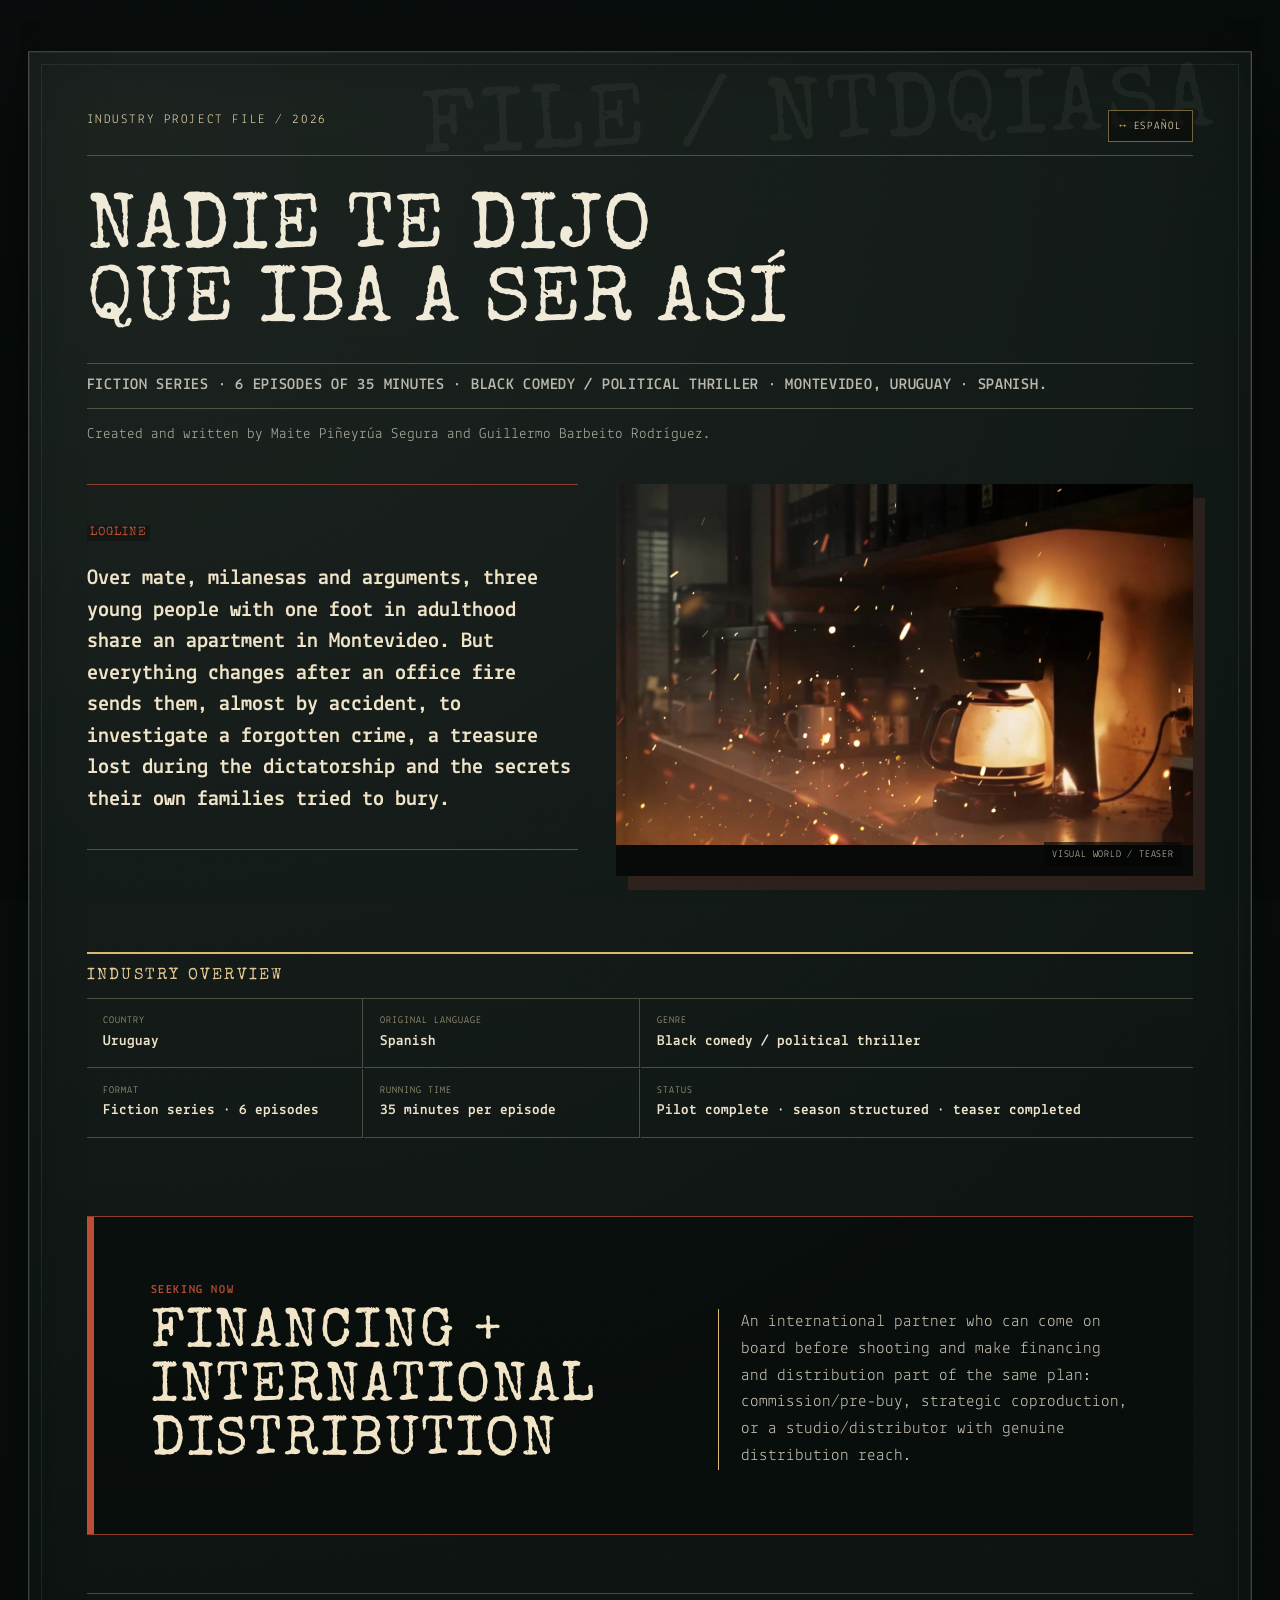
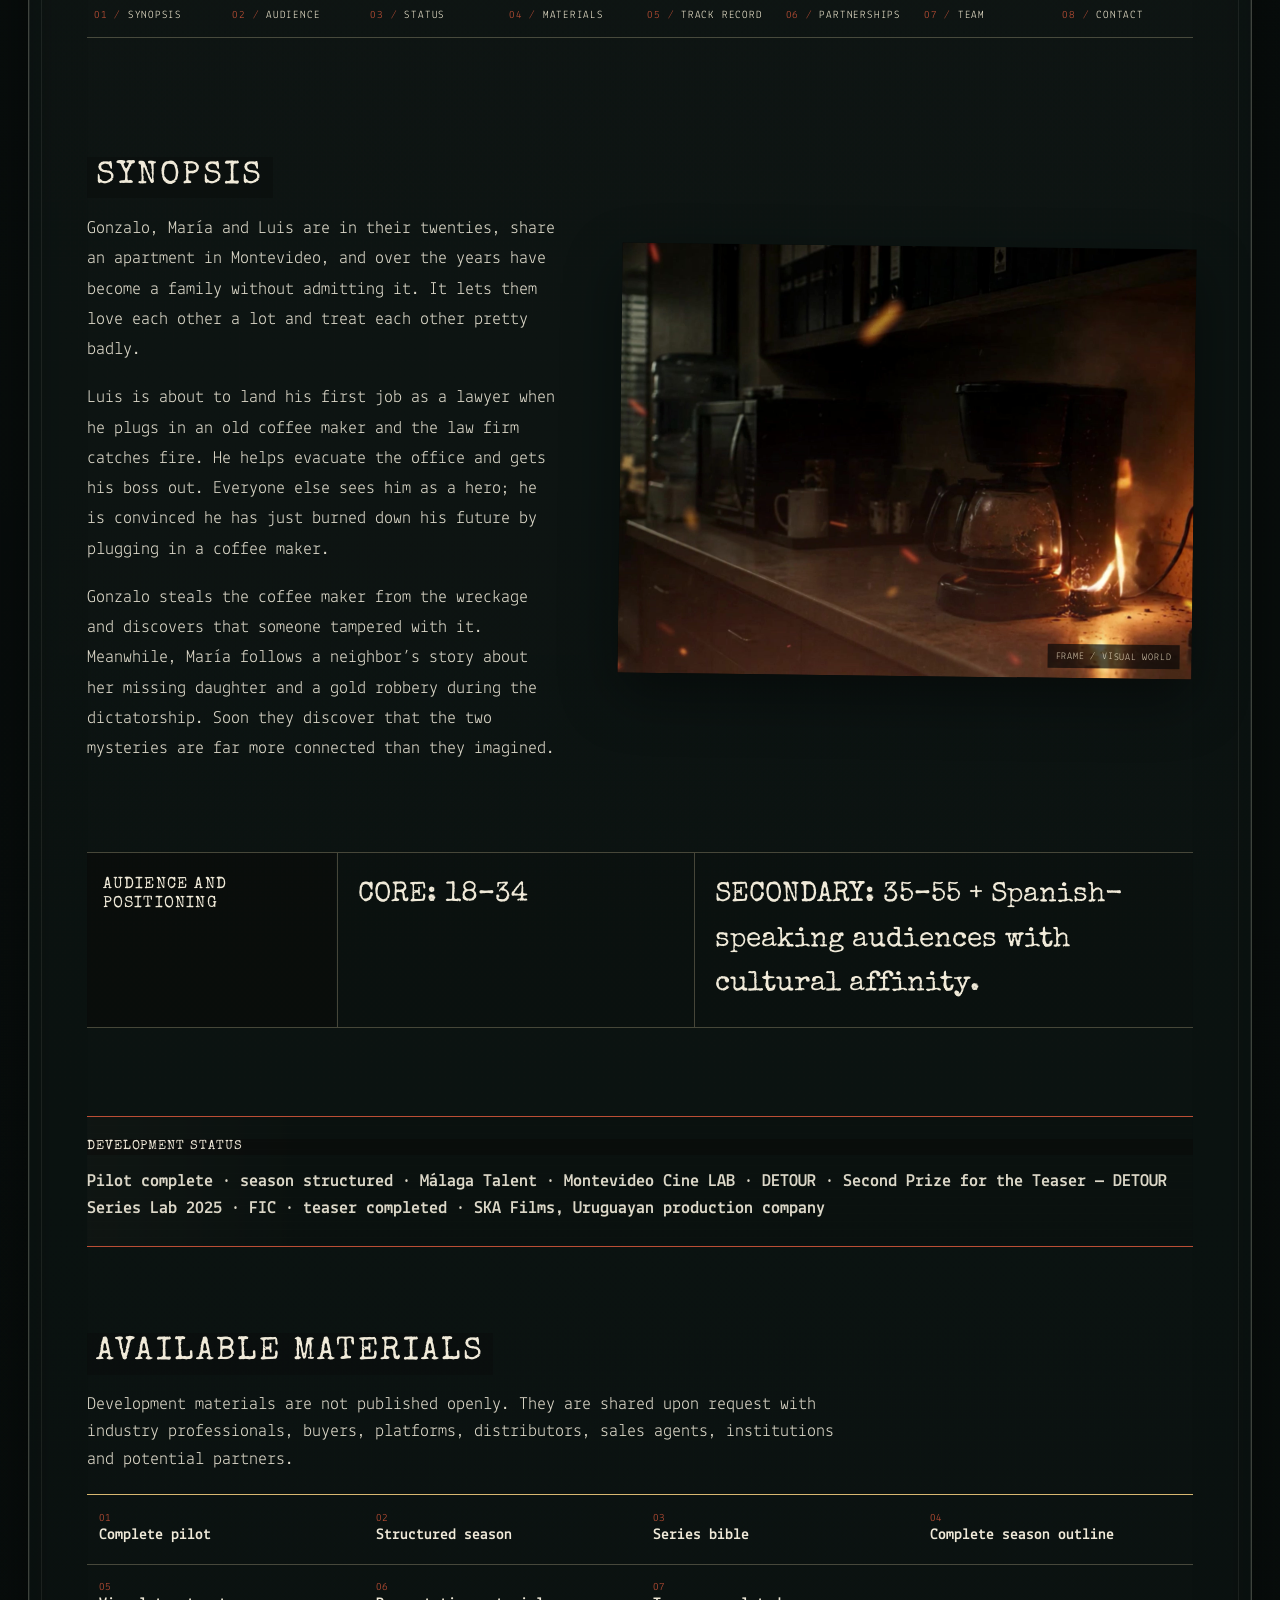
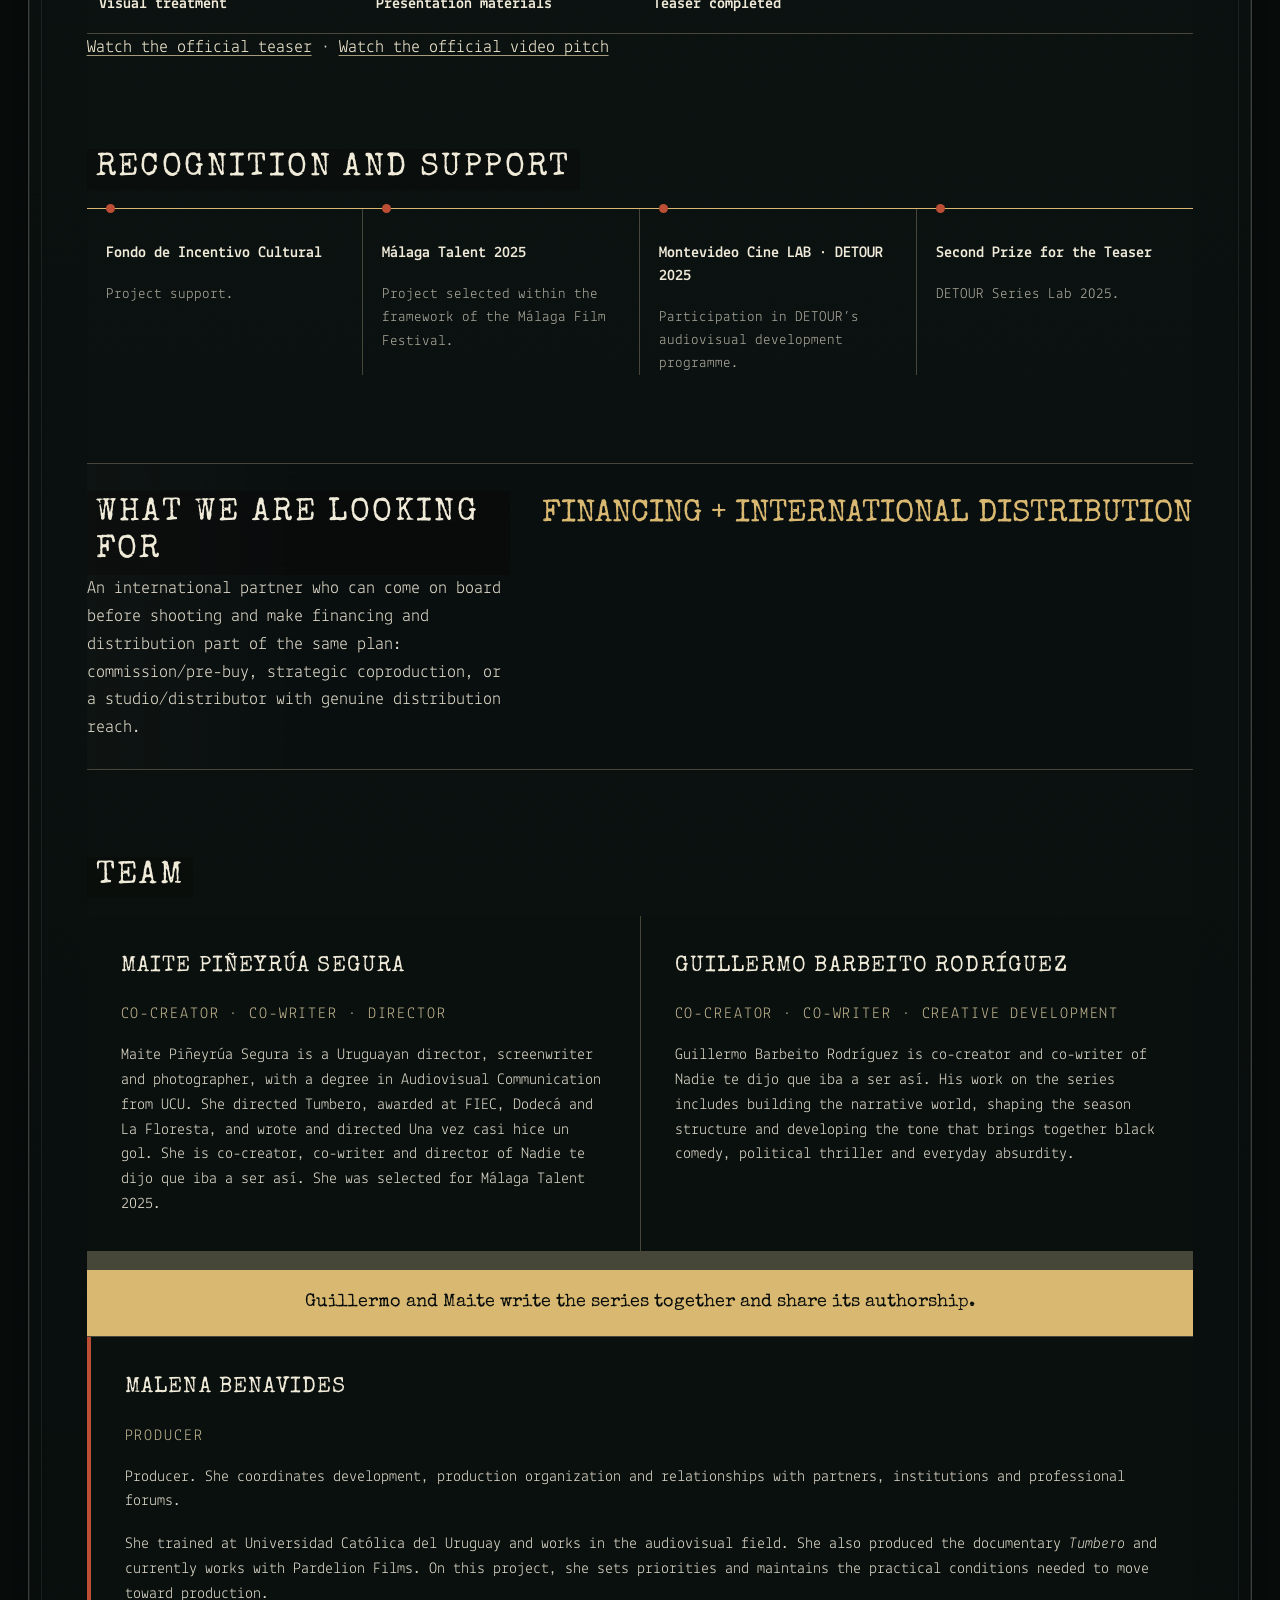
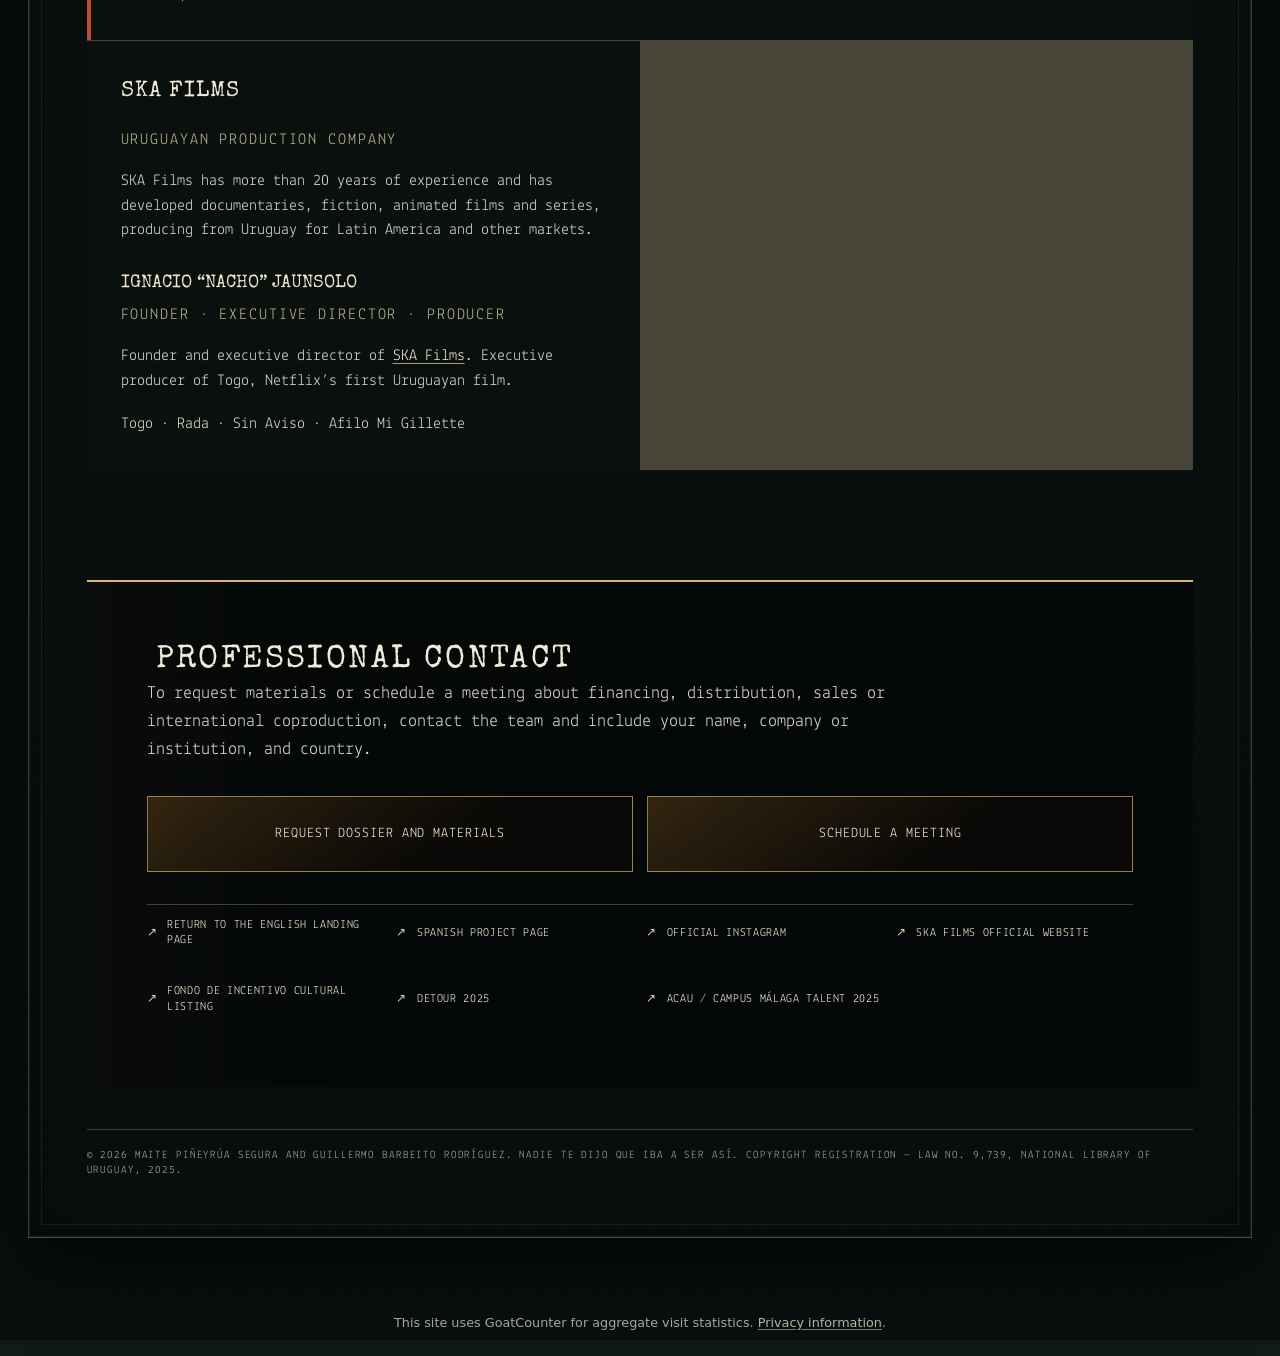
<file: dossier-en.html>
<!doctype html>
<html lang="en">
  <head>
    <meta charset="utf-8" />
    <meta name="viewport" content="width=device-width, initial-scale=1" />
    <title>Nadie te dijo que iba a ser así | Industry project file</title>
    <meta
      name="description"
      content="Industry project file for Nadie te dijo que iba a ser así, a Uruguayan 6×35 min black comedy and political thriller series created by Maite Piñeyrúa Segura and Guillermo Barbeito Rodríguez, with SKA Films as the Uruguayan production company."
    />
    <meta name="robots" content="index, follow" />
    <meta name="theme-color" content="#050504" />
    <link rel="canonical" href="https://jrrguille-bit.github.io/Nadie-Publico/dossier-en.html" />
    <link rel="alternate" hreflang="en" href="https://jrrguille-bit.github.io/Nadie-Publico/dossier-en.html" />
    <link rel="alternate" hreflang="es-UY" href="https://jrrguille-bit.github.io/Nadie-Publico/sobre.html" />
    <link rel="alternate" hreflang="x-default" href="https://jrrguille-bit.github.io/Nadie-Publico/" />
    <link rel="icon" href="assets/ntdqiasa-flame-favicon-assets/favicon.ico" sizes="any" />
    <link rel="icon" href="assets/ntdqiasa-flame-favicon-assets/ntdqiasa-flame-favicon-32.png" type="image/png" />
    <link rel="apple-touch-icon" href="assets/ntdqiasa-flame-favicon-assets/apple-touch-icon.png" />
    <link rel="stylesheet" href="project-page.css?v=2" />
    <link rel="stylesheet" href="industrial-sheet.css?v=2" />
    <link rel="stylesheet" href="market-polish.css?v=5" />
    <link rel="stylesheet" href="dossier-en-visual.css?v=1" />

    <meta property="og:type" content="website" />
    <meta property="og:site_name" content="Nadie te dijo que iba a ser así" />
    <meta property="og:title" content="Nadie te dijo que iba a ser así | Industry project file" />
    <meta
      property="og:description"
      content="Uruguayan 6×35 min black comedy / political thriller series. SKA Films as the Uruguayan production company; seeking an international partner for financing and distribution."
    />
    <meta property="og:url" content="https://jrrguille-bit.github.io/Nadie-Publico/dossier-en.html" />
    <meta property="og:image" content="https://jrrguille-bit.github.io/Nadie-Publico/assets/ntdqiasa_video_v5_assets/ntdqiasa_video_v5_poster.jpg" />
    <meta property="og:image:alt" content="Nadie te dijo que iba a ser así" />
    <meta property="og:locale" content="en_US" />
    <meta property="og:locale:alternate" content="es_UY" />

    <meta name="twitter:card" content="summary_large_image" />
    <meta name="twitter:title" content="Nadie te dijo que iba a ser así | Industry project file" />
    <meta
      name="twitter:description"
      content="Uruguayan series · 6×35 min · black comedy / political thriller · Uruguayan production company: SKA Films."
    />
    <meta name="twitter:image" content="https://jrrguille-bit.github.io/Nadie-Publico/assets/ntdqiasa_video_v5_assets/ntdqiasa_video_v5_poster.jpg" />

    <script type="application/ld+json">
      {
        "@context": "https://schema.org",
        "@graph": [
          {
            "@type": "AboutPage",
            "@id": "https://jrrguille-bit.github.io/Nadie-Publico/dossier-en.html#about-page",
            "url": "https://jrrguille-bit.github.io/Nadie-Publico/dossier-en.html",
            "name": "Nadie te dijo que iba a ser así | Industry project file",
            "description": "Industry project file covering development status, available materials, track record, market strategy and team for Nadie te dijo que iba a ser así.",
            "inLanguage": "en",
            "mainEntity": { "@id": "https://jrrguille-bit.github.io/Nadie-Publico/#series" }
          },
          {
            "@type": "TVSeries",
            "@id": "https://jrrguille-bit.github.io/Nadie-Publico/#series",
            "name": "Nadie te dijo que iba a ser así",
            "alternateName": "NTDQIASA",
            "url": "https://jrrguille-bit.github.io/Nadie-Publico/english.html",
            "image": "https://jrrguille-bit.github.io/Nadie-Publico/assets/ntdqiasa_video_v5_assets/ntdqiasa_video_v5_poster.jpg",
            "description": "Over mate, milanesas and arguments, three young people with one foot in adulthood share an apartment in Montevideo. But everything changes after an office fire sends them, almost by accident, to investigate a forgotten crime, a treasure lost during the dictatorship and the secrets their own families tried to bury.",
            "inLanguage": "es-UY",
            "numberOfEpisodes": 6,
            "genre": ["Black comedy", "Political thriller"],
            "creator": [
              { "@type": "Person", "name": "Maite Piñeyrúa Segura" },
              { "@type": "Person", "name": "Guillermo Barbeito Rodríguez" }
            ],
            "producer": [
              { "@type": "Person", "name": "Malena Benavides" },
              { "@type": "Person", "name": "Ignacio Jaunsolo" }
            ],
            "productionCompany": { "@type": "Organization", "name": "SKA Films" }
          }
        ]
      }
    </script>
      <script>
      window.goatcounter = {
        path: function () {
          return '/nadie' + (window.location.pathname || '/') + window.location.search;
        }
      };
    </script>
    <script data-goatcounter="https://jrrguille.goatcounter.com/count" async src="//gc.zgo.at/count.js"></script>
    <script src="language-routing.js?v=3"></script>
</head>
  <body>
    <main>
      <article class="project-file">
        <div class="topbar">
          <p class="eyebrow">Industry project file / 2026</p>
          <a class="language-switch" href="sobre.html?lang=es" hreflang="es-UY">Español</a>
        </div>

        <header class="dossier-hero">
          <div class="dossier-hero__title">
            <h1 id="project">Nadie te dijo que iba a ser así</h1>
            <p class="subtitle">Fiction series · 6 episodes of 35 minutes · Black comedy / political thriller · Montevideo, Uruguay · Spanish.</p>
            <p class="dossier-hero__credit">Created and written by Maite Piñeyrúa Segura and Guillermo Barbeito Rodríguez.</p>
          </div>

          <section class="dossier-section logline" aria-labelledby="logline">
            <h2 id="logline">Logline</h2>
            <p>Over mate, milanesas and arguments, three young people with one foot in adulthood share an apartment in Montevideo. But everything changes after an office fire sends them, almost by accident, to investigate a forgotten crime, a treasure lost during the dictatorship and the secrets their own families tried to bury.</p>
          </section>

          <figure class="project-still project-still--hero">
            <img src="assets/ntdqiasa_video_v5_assets/ntdqiasa_video_v5_poster.jpg" alt="Visual world of Nadie te dijo que iba a ser así: a coffee maker burning in an office." />
            <figcaption>Visual world / teaser</figcaption>
          </figure>
        </header>

        <section class="industrial-sheet" aria-labelledby="overview">
          <h2 id="overview">Industry overview</h2>
          <div class="industrial-grid">
            <div class="industrial-item"><span>Country</span><strong>Uruguay</strong></div>
            <div class="industrial-item"><span>Original language</span><strong>Spanish</strong></div>
            <div class="industrial-item"><span>Genre</span><strong>Black comedy / political thriller</strong></div>
            <div class="industrial-item"><span>Format</span><strong>Fiction series · 6 episodes</strong></div>
            <div class="industrial-item"><span>Running time</span><strong>35 minutes per episode</strong></div>
            <div class="industrial-item"><span>Status</span><strong>Pilot complete · season structured · teaser completed</strong></div>
          </div>
        </section>

        <section class="market-target" aria-labelledby="market-target-title">
          <p class="market-target__eyebrow">Seeking now</p>
          <h2 id="market-target-title">FINANCING + INTERNATIONAL DISTRIBUTION</h2>
          <p>An international partner who can come on board before shooting and make financing and distribution part of the same plan: commission/pre-buy, strategic coproduction, or a studio/distributor with genuine distribution reach.</p>
        </section>

        <nav aria-label="Page sections">
          <ul class="jump-nav">
            <li><a href="#synopsis">Synopsis</a></li>
            <li><a href="#audience">Audience</a></li>
            <li><a href="#status">Status</a></li>
            <li><a href="#materials">Materials</a></li>
            <li><a href="#track-record">Track record</a></li>
            <li><a href="#partnerships">Partnerships</a></li>
            <li><a href="#team">Team</a></li>
            <li><a href="#contact">Contact</a></li>
          </ul>
        </nav>

        <div class="synopsis-layout">
          <section class="dossier-section synopsis" aria-labelledby="synopsis">
            <h2 id="synopsis">Synopsis</h2>
            <p>Gonzalo, María and Luis are in their twenties, share an apartment in Montevideo, and over the years have become a family without admitting it. It lets them love each other a lot and treat each other pretty badly.</p>
            <p>Luis is about to land his first job as a lawyer when he plugs in an old coffee maker and the law firm catches fire. He helps evacuate the office and gets his boss out. Everyone else sees him as a hero; he is convinced he has just burned down his future by plugging in a coffee maker.</p>
            <p>Gonzalo steals the coffee maker from the wreckage and discovers that someone tampered with it. Meanwhile, María follows a neighbor’s story about her missing daughter and a gold robbery during the dictatorship. Soon they discover that the two mysteries are far more connected than they imagined.</p>
          </section>

          <figure class="project-still project-still--secondary">
            <img src="assets/ntdqiasa_video_v5_assets/ntdqiasa_video_v5_first_frame.jpg" alt="Frame from the visual world of Nadie te dijo que iba a ser así." loading="lazy" />
            <figcaption>Frame / visual world</figcaption>
          </figure>
        </div>

        <section class="dossier-section" aria-labelledby="audience">
          <h2 id="audience">Audience and positioning</h2>
          <p><strong>CORE: 18–34</strong></p>
          <p><strong>SECONDARY: 35–55 + Spanish-speaking audiences with cultural affinity.</strong></p>
        </section>

        <section class="dossier-section" aria-labelledby="status">
          <h2 id="status">Development status</h2>
          <p>Pilot complete · season structured · Málaga Talent · Montevideo Cine LAB · DETOUR · Second Prize for the Teaser — DETOUR Series Lab 2025 · FIC · teaser completed · SKA Films, Uruguayan production company</p>
        </section>

        <section class="dossier-section" aria-labelledby="materials">
          <h2 id="materials">Available materials</h2>
          <p>Development materials are not published openly. They are shared upon request with industry professionals, buyers, platforms, distributors, sales agents, institutions and potential partners.</p>
          <div class="materials-grid">
            <div class="material"><strong>Complete pilot</strong></div>
            <div class="material"><strong>Structured season</strong></div>
            <div class="material"><strong>Series bible</strong></div>
            <div class="material"><strong>Complete season outline</strong></div>
            <div class="material"><strong>Visual treatment</strong></div>
            <div class="material"><strong>Presentation materials</strong></div>
            <div class="material"><strong>Teaser completed</strong></div>
          </div>
          <p><a href="teaser-en.html?lang=en">Watch the official teaser</a> · <a href="video-pitch-en.html?lang=en">Watch the official video pitch</a></p>
        </section>

        <section class="dossier-section" aria-labelledby="track-record">
          <h2 id="track-record">Recognition and support</h2>
          <div class="recognition-grid">
            <div class="recognition"><strong>Fondo de Incentivo Cultural</strong><p>Project support.</p></div>
            <div class="recognition"><strong>Málaga Talent 2025</strong><p>Project selected within the framework of the Málaga Film Festival.</p></div>
            <div class="recognition"><strong>Montevideo Cine LAB · DETOUR 2025</strong><p>Participation in DETOUR’s audiovisual development programme.</p></div>
            <div class="recognition"><strong>Second Prize for the Teaser</strong><p>DETOUR Series Lab 2025.</p></div>
          </div>
        </section>

        <section class="dossier-section" aria-labelledby="partnerships">
          <h2 id="partnerships">What we are looking for</h2>
          <p><strong>FINANCING + INTERNATIONAL DISTRIBUTION</strong></p>
          <p>An international partner who can come on board before shooting and make financing and distribution part of the same plan: commission/pre-buy, strategic coproduction, or a studio/distributor with genuine distribution reach.</p>
        </section>

        <section class="dossier-section" aria-labelledby="team">
          <h2 id="team">Team</h2>
          <div class="team-grid">
            <section class="team-card" aria-labelledby="maite-pineyrua-segura">
              <h3 id="maite-pineyrua-segura">Maite Piñeyrúa Segura</h3>
              <p class="section-role">Co-creator · co-writer · director</p>
              <p>Maite Piñeyrúa Segura is a Uruguayan director, screenwriter and photographer, with a degree in Audiovisual Communication from UCU. She directed Tumbero, awarded at FIEC, Dodecá and La Floresta, and wrote and directed Una vez casi hice un gol. She is co-creator, co-writer and director of Nadie te dijo que iba a ser así. She was selected for Málaga Talent 2025.</p>
            </section>

            <section class="team-card" aria-labelledby="guillermo-barbeito-rodriguez">
              <h3 id="guillermo-barbeito-rodriguez">Guillermo Barbeito Rodríguez</h3>
              <p class="section-role">Co-creator · co-writer · creative development</p>
              <p>Guillermo Barbeito Rodríguez is co-creator and co-writer of Nadie te dijo que iba a ser así. His work on the series includes building the narrative world, shaping the season structure and developing the tone that brings together black comedy, political thriller and everyday absurdity.</p>
            </section>

            <p class="team-grid__shared">Guillermo and Maite write the series together and share its authorship.</p>

            <section class="team-card team-card--producer" aria-labelledby="malena-benavides">
              <h3 id="malena-benavides">Malena Benavides</h3>
              <p class="section-role">Producer</p>
              <p>Producer. She coordinates development, production organization and relationships with partners, institutions and professional forums.</p>
              <p>She trained at Universidad Católica del Uruguay and works in the audiovisual field. She also produced the documentary <em>Tumbero</em> and currently works with Pardelion Films. On this project, she sets priorities and maintains the practical conditions needed to move toward production.</p>
            </section>

            <section class="team-card" aria-labelledby="ska-films-heading">
              <h3 id="ska-films-heading">SKA FILMS</h3>
              <p class="section-role">Uruguayan production company</p>
              <p>SKA Films has more than 20 years of experience and has developed documentaries, fiction, animated films and series, producing from Uruguay for Latin America and other markets.</p>
              <h4>IGNACIO “NACHO” JAUNSOLO</h4>
              <p class="section-role">FOUNDER · EXECUTIVE DIRECTOR · PRODUCER</p>
              <p>Founder and executive director of <a href="https://www.skafilms.com.uy/es/inicio" target="_blank" rel="noopener noreferrer">SKA Films</a>. Executive producer of Togo, Netflix’s first Uruguayan film.</p>
              <p>Togo · Rada · Sin Aviso · Afilo Mi Gillette</p>
            </section>
          </div>
        </section>

        <section class="links-panel" aria-labelledby="contact">
          <h2 id="contact">Professional contact</h2>
          <p>To request materials or schedule a meeting about financing, distribution, sales or international coproduction, contact the team and include your name, company or institution, and country.</p>
          <div class="cta-row">
            <a class="cta" href="mailto:malenabh1@gmail.com?subject=Request%20for%20dossier%20and%20materials%20%E2%80%94%20Nadie%20te%20dijo%20que%20iba%20a%20ser%20as%C3%AD&amp;body=Hello%2C%0A%0AI%20would%20like%20to%20request%20the%20project%20dossier%20and%20available%20materials.%0A%0AName%3A%0ACompany%20%2F%20institution%3A%0ACountry%3A%0A%0ABest%20regards%2C">Request dossier and materials</a>
            <a class="cta cta--meeting" href="mailto:malenabh1@gmail.com?cc=nacho@skafilms.com.uy&amp;subject=Industry%20meeting%20%E2%80%94%20Nadie%20te%20dijo%20que%20iba%20a%20ser%20as%C3%AD&amp;body=Hello%2C%0A%0AI%20would%20like%20to%20schedule%20a%20meeting%20to%20discuss%20the%20project%20in%20relation%20to%20financing%2C%20distribution%2C%20sales%20or%20international%20coproduction.%0A%0AName%3A%0ACompany%20%2F%20institution%3A%0ACountry%3A%0A%0ABest%20regards%2C">Schedule a meeting</a>
          </div>
          <ul class="link-list">
            <li><a href="english.html?lang=en">Return to the English landing page</a></li>
            <li><a href="sobre.html?lang=es" hreflang="es-UY">Spanish project page</a></li>
            <li><a href="https://www.instagram.com/nadietedijoqueibaaserasi/" target="_blank" rel="noopener noreferrer">Official Instagram</a></li>
            <li><a href="https://www.skafilms.com.uy/es/inicio" target="_blank" rel="noopener noreferrer">SKA Films official website</a></li>
            <li><a href="https://www.fondosdeincentivocultural.gub.uy/innovaportal/v/6546/2/web/nadie-te-dijo-que-iba-a-ser-asi.html" target="_blank" rel="noopener noreferrer">Fondo de Incentivo Cultural listing</a></li>
            <li><a href="https://www.uruguayxxi.gub.uy/es/eventos/articulo/detour-2025/" target="_blank" rel="noopener noreferrer">DETOUR 2025</a></li>
            <li><a href="https://www.acau.gub.uy/innovaportal/v/373/1/acau/ya-esta-disponible-el-resultado-de-la-convocatoria%C2%A0.html" target="_blank" rel="noopener noreferrer">ACAU / Campus Málaga Talent 2025</a></li>
          </ul>
        </section>

        <footer>
          © 2026 Maite Piñeyrúa Segura and Guillermo Barbeito Rodríguez. Nadie te dijo que iba a ser así. Copyright registration — Law No. 9,739, National Library of Uruguay, 2025.
        </footer>
      </article>
    </main>
    <p class="analytics-disclosure" style="margin:1rem auto;padding:0.5rem 1rem;max-width:72rem;font:0.8rem/1.5 system-ui,sans-serif;text-align:center;opacity:.78">This site uses GoatCounter for aggregate visit statistics. <a href="https://www.goatcounter.com/help/privacy" target="_blank" rel="noopener noreferrer">Privacy information</a>.</p>
</body>
</html>
</file>
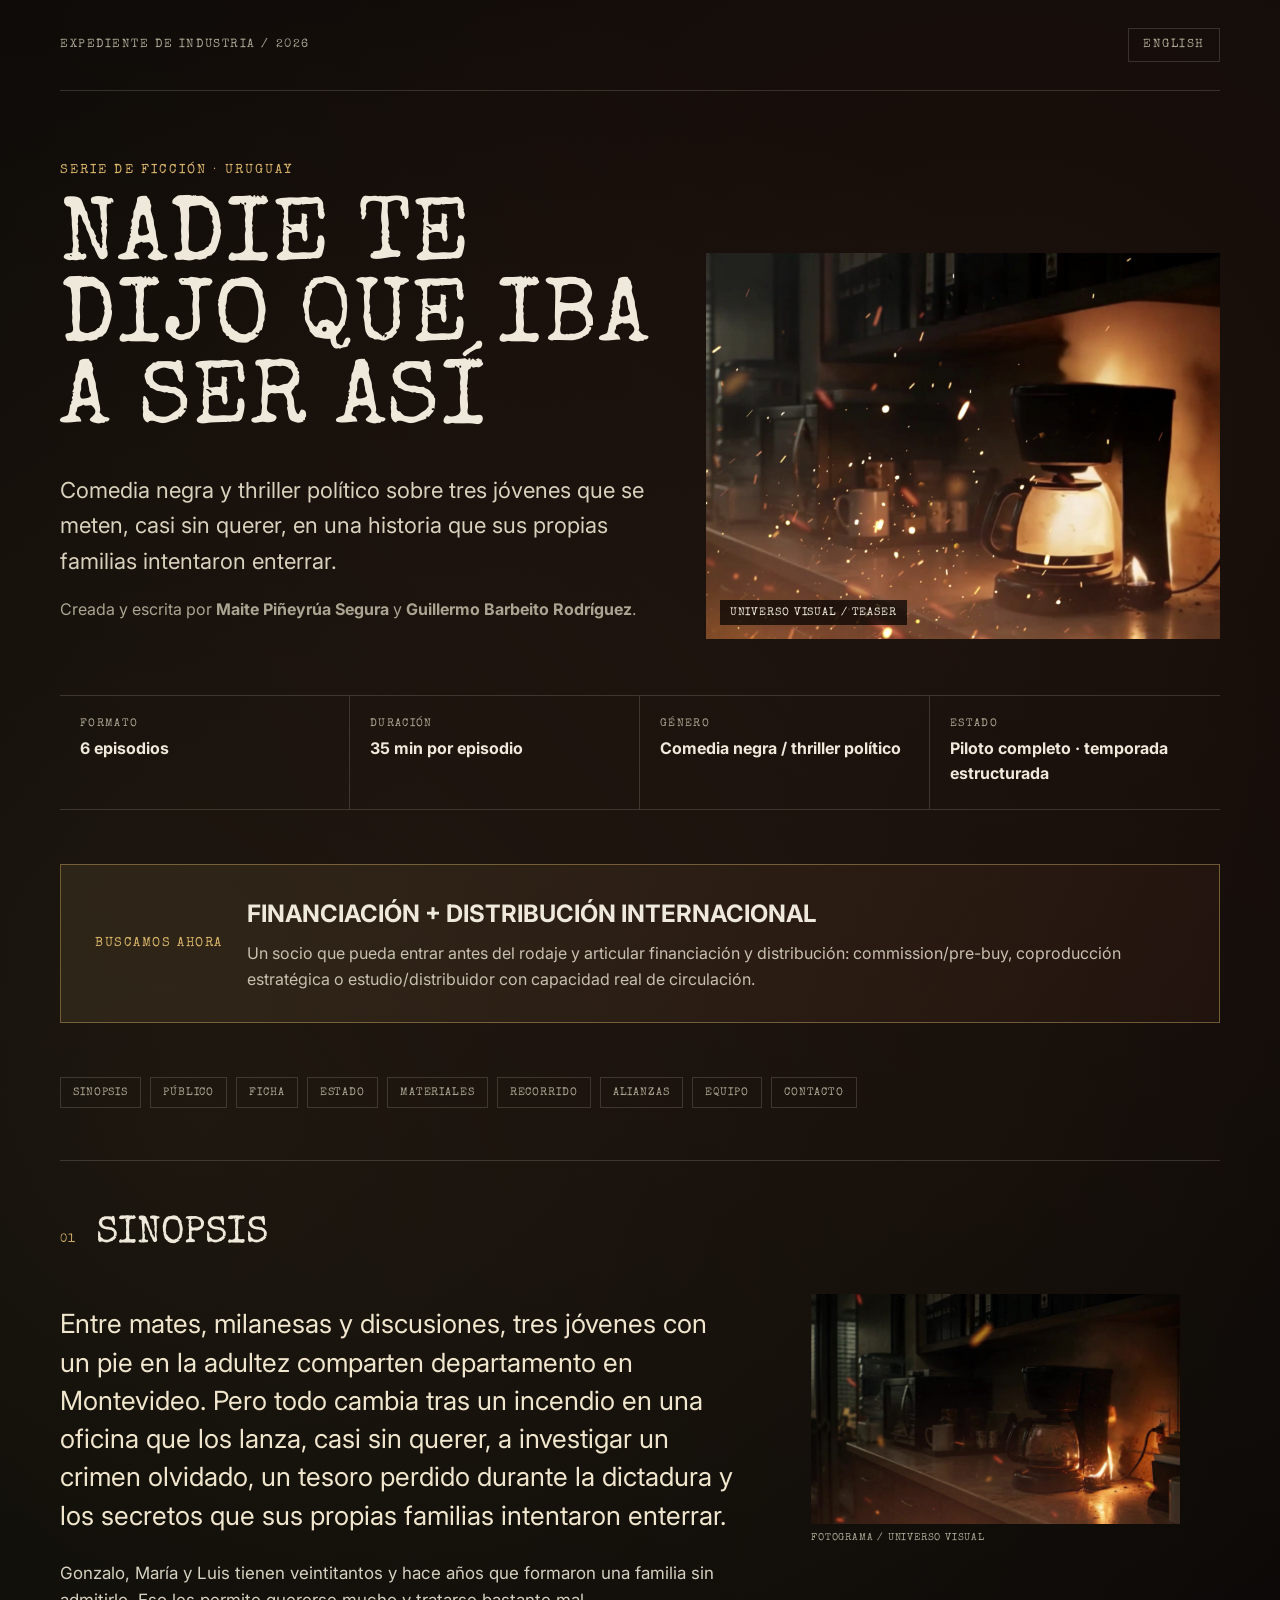
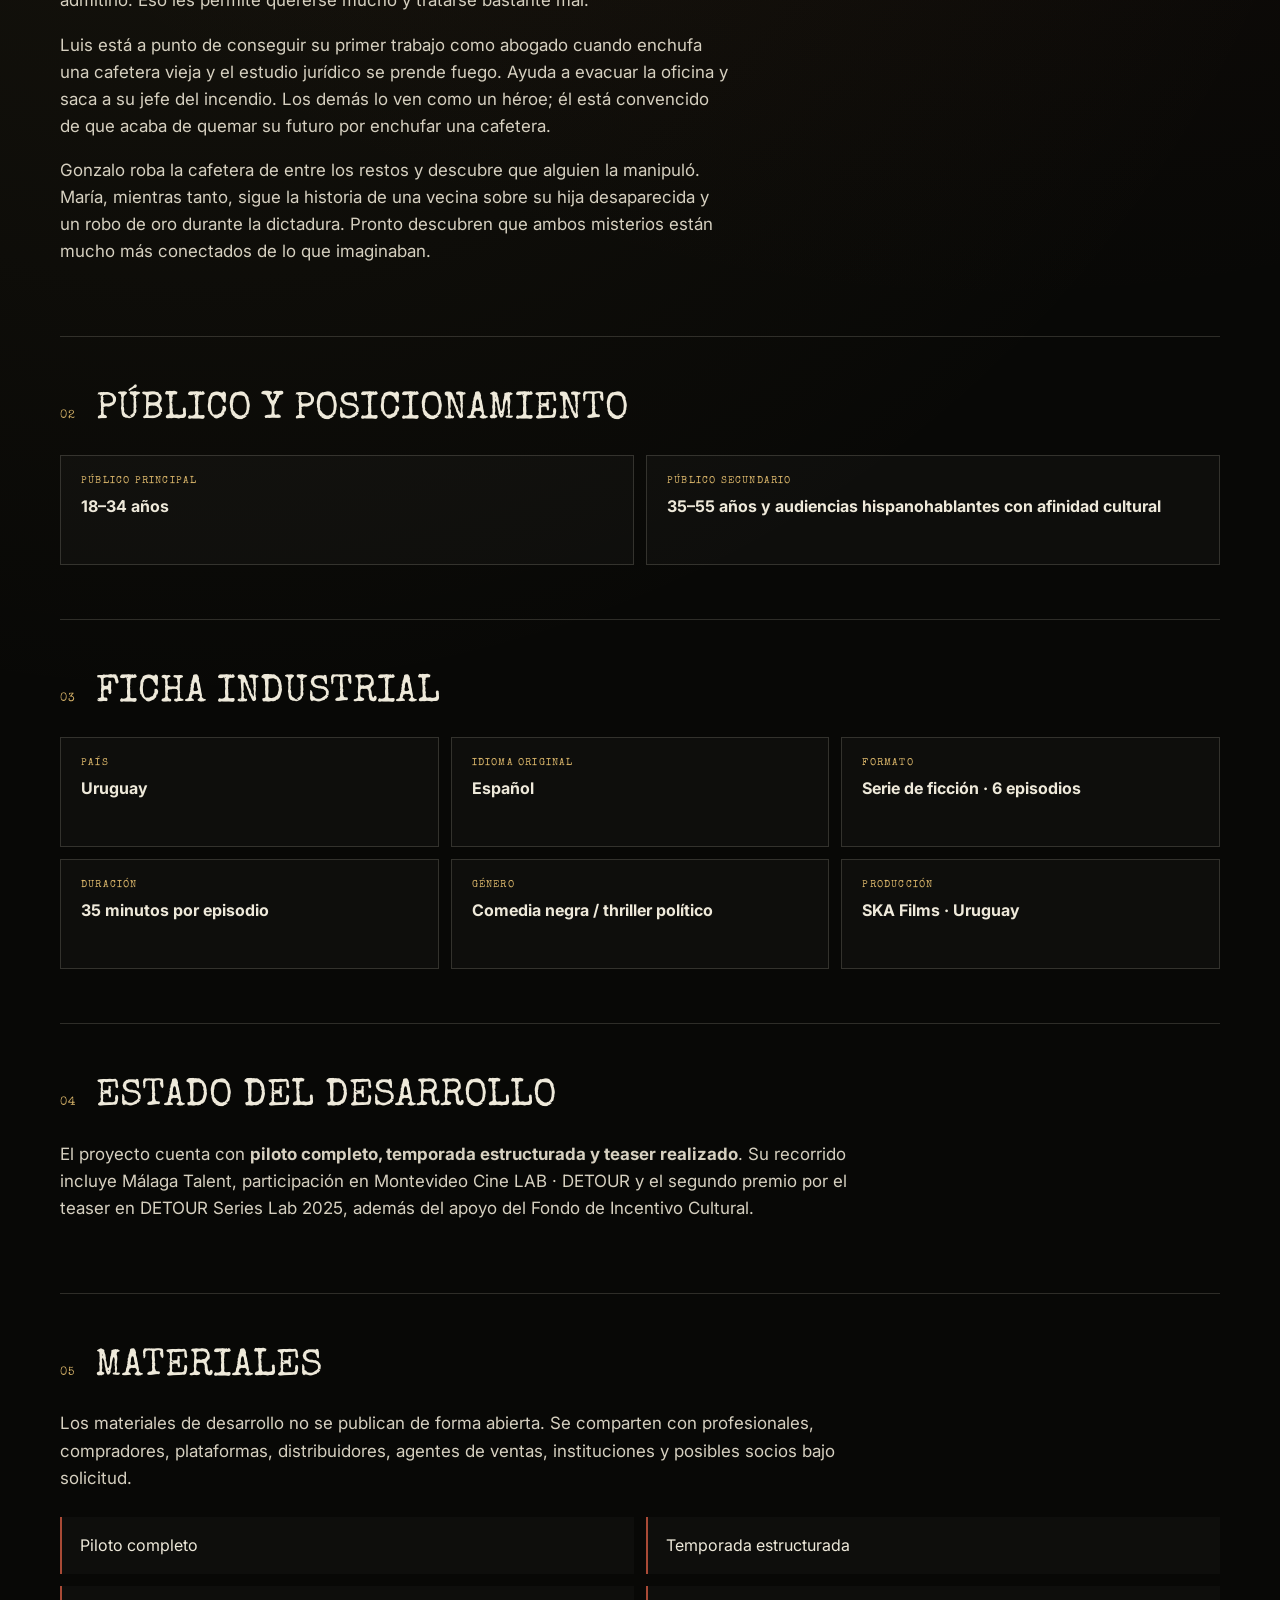
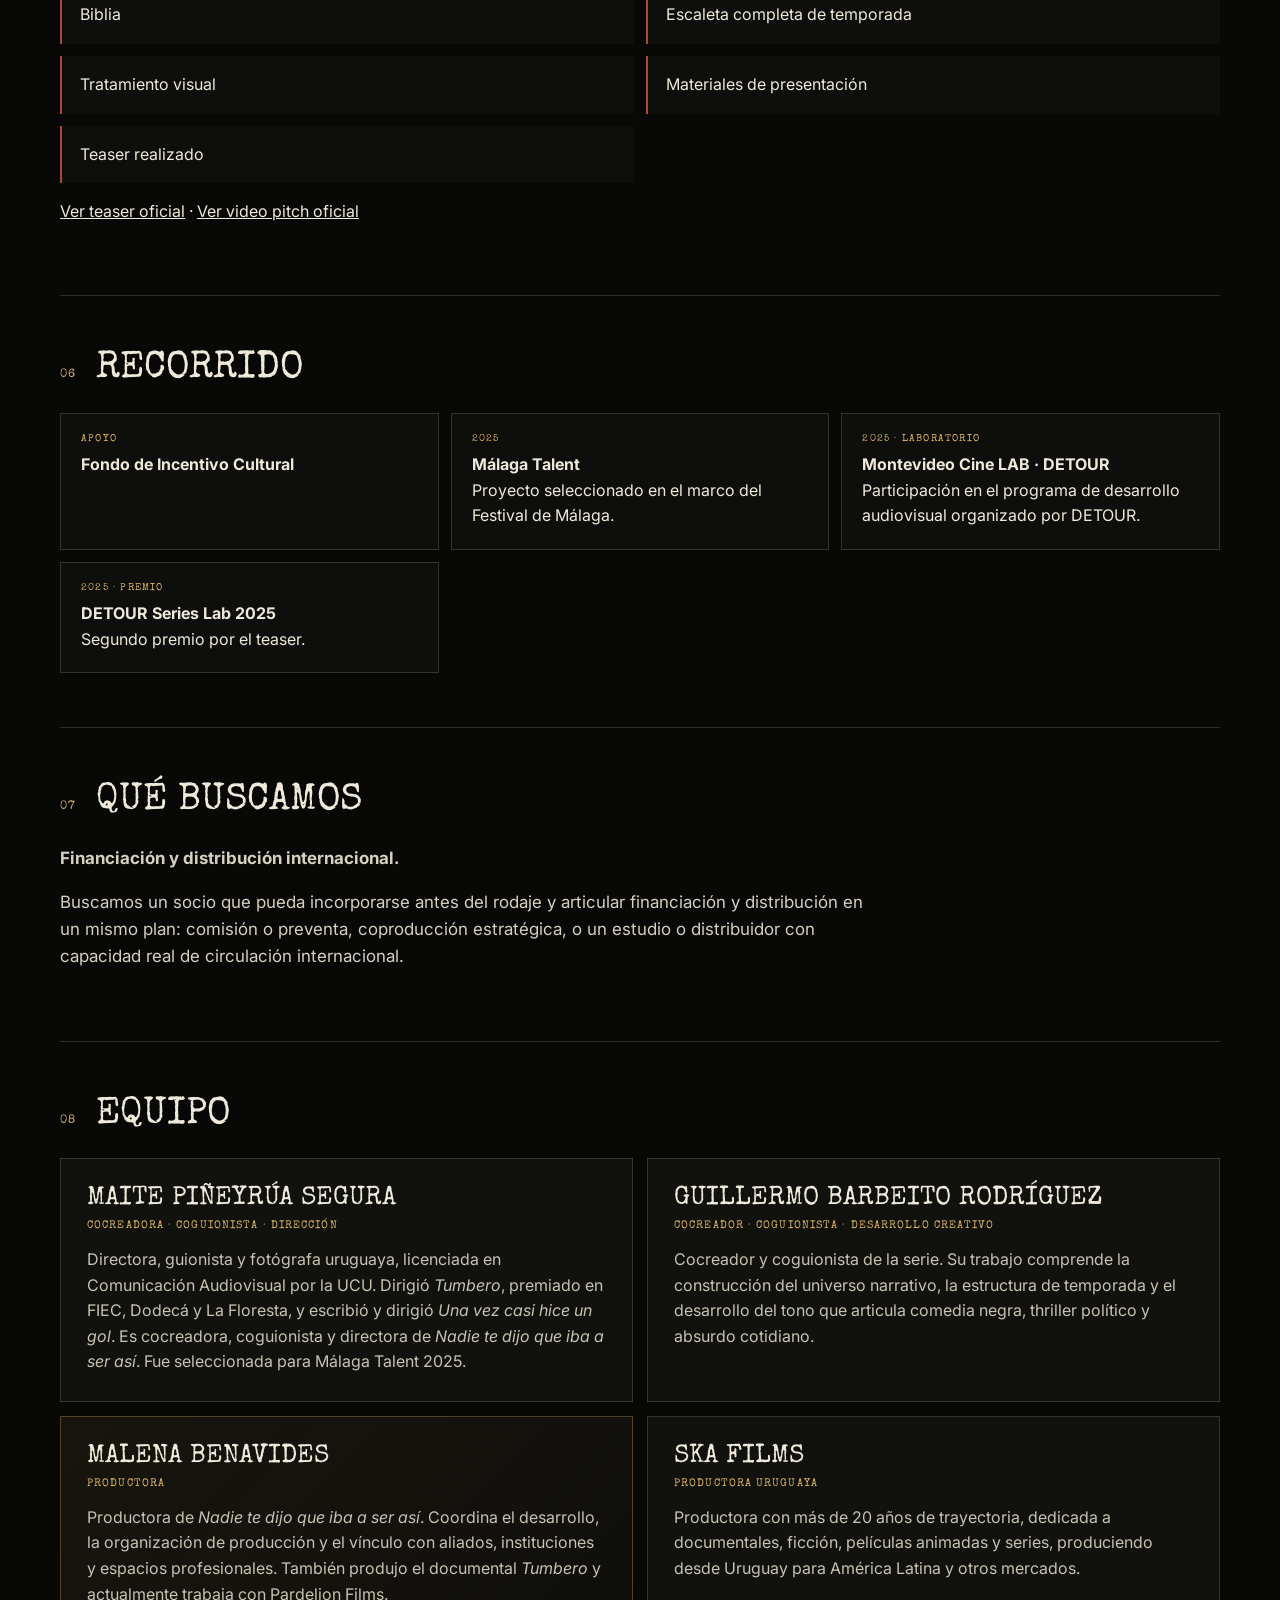
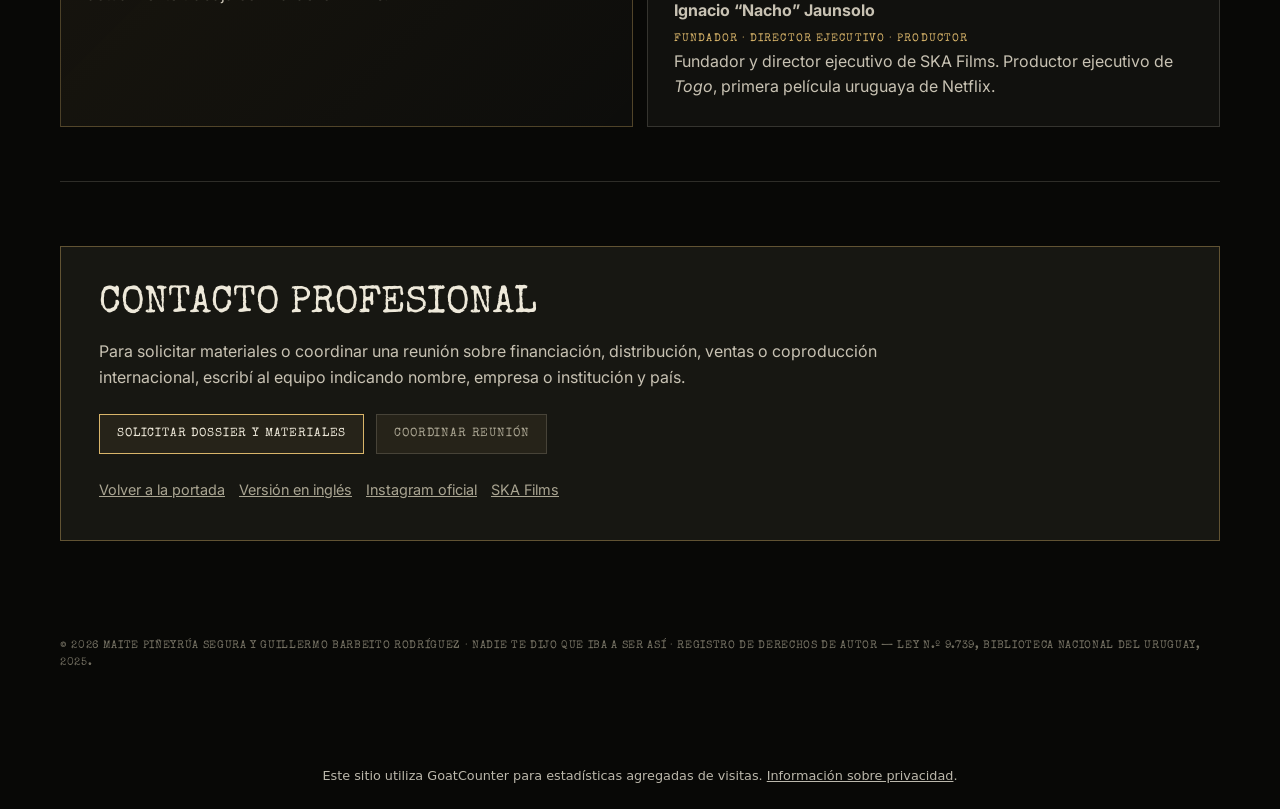
<file: sobre.html>
<!doctype html>
<html lang="es-UY">
<head>
  <meta charset="utf-8">
  <meta name="viewport" content="width=device-width, initial-scale=1">
  <title>Nadie te dijo que iba a ser así | Expediente de industria</title>
  <meta name="description" content="Expediente profesional de Nadie te dijo que iba a ser así: serie uruguaya de 6 episodios de 35 minutos, comedia negra y thriller político.">
  <meta name="robots" content="index, follow">
  <meta name="theme-color" content="#080806">
  <link rel="canonical" href="https://jrrguille-bit.github.io/Nadie-Publico/sobre.html">
  <link rel="alternate" hreflang="es-UY" href="https://jrrguille-bit.github.io/Nadie-Publico/sobre.html">
  <link rel="alternate" hreflang="en" href="https://jrrguille-bit.github.io/Nadie-Publico/dossier-en.html">
  <link rel="alternate" hreflang="x-default" href="https://jrrguille-bit.github.io/Nadie-Publico/">
  <link rel="icon" href="assets/ntdqiasa-flame-favicon-assets/favicon.ico" sizes="any">
  <link rel="icon" href="assets/ntdqiasa-flame-favicon-assets/ntdqiasa-flame-favicon-32.png" type="image/png">
  <link rel="apple-touch-icon" href="assets/ntdqiasa-flame-favicon-assets/apple-touch-icon.png">
  <meta property="og:type" content="website">
  <meta property="og:site_name" content="Nadie te dijo que iba a ser así">
  <meta property="og:title" content="Nadie te dijo que iba a ser así | Expediente de industria">
  <meta property="og:description" content="Serie uruguaya 6×35 min de comedia negra y thriller político. Piloto completo, temporada estructurada y teaser realizado.">
  <meta property="og:url" content="https://jrrguille-bit.github.io/Nadie-Publico/sobre.html">
  <meta property="og:image" content="https://jrrguille-bit.github.io/Nadie-Publico/assets/ntdqiasa_video_v5_assets/ntdqiasa_video_v5_poster.jpg">
  <meta property="og:locale" content="es_UY">
  <meta property="og:locale:alternate" content="en_US">
  <meta name="twitter:card" content="summary_large_image">
  <meta name="twitter:title" content="Nadie te dijo que iba a ser así | Expediente de industria">
  <meta name="twitter:description" content="Serie uruguaya 6×35 min. Comedia negra / thriller político.">
  <meta name="twitter:image" content="https://jrrguille-bit.github.io/Nadie-Publico/assets/ntdqiasa_video_v5_assets/ntdqiasa_video_v5_poster.jpg">
  <link rel="stylesheet" href="sobre-visual.css?v=2">
  <script type="application/ld+json">
  {
    "@context":"https://schema.org",
    "@type":"TVSeries",
    "name":"Nadie te dijo que iba a ser así",
    "url":"https://jrrguille-bit.github.io/Nadie-Publico/",
    "image":"https://jrrguille-bit.github.io/Nadie-Publico/assets/ntdqiasa_video_v5_assets/ntdqiasa_video_v5_poster.jpg",
    "description":"Serie uruguaya de ficción de 6 episodios de 35 minutos, comedia negra y thriller político.",
    "inLanguage":"es-UY",
    "numberOfEpisodes":6,
    "genre":["Comedia negra","Thriller político"],
    "creator":[{"@type":"Person","name":"Maite Piñeyrúa Segura"},{"@type":"Person","name":"Guillermo Barbeito Rodríguez"}],
    "productionCompany":{"@type":"Organization","name":"SKA Films","url":"https://www.skafilms.com.uy/es/inicio"}
  }
  </script>
  <script>
      window.goatcounter = {
        path: function () {
          return '/nadie' + (window.location.pathname || '/') + window.location.search;
        }
      };
    </script>
    <script data-goatcounter="https://jrrguille.goatcounter.com/count" async src="//gc.zgo.at/count.js"></script>
  <script src="language-routing.js?v=3"></script>
</head>
<body>
  <main class="wrap">
    <div class="top"><span>Expediente de industria / 2026</span><a href="dossier-en.html?lang=en" hreflang="en">English</a></div>

    <header class="hero">
      <div>
        <p class="kicker">Serie de ficción · Uruguay</p>
        <h1>Nadie te dijo que iba a ser así</h1>
        <p class="lead">Comedia negra y thriller político sobre tres jóvenes que se meten, casi sin querer, en una historia que sus propias familias intentaron enterrar.</p>
        <p class="credit">Creada y escrita por <strong>Maite Piñeyrúa Segura</strong> y <strong>Guillermo Barbeito Rodríguez</strong>.</p>
      </div>
      <figure class="hero-media"><img src="assets/ntdqiasa_video_v5_assets/ntdqiasa_video_v5_poster.jpg" alt="Cafetera ardiendo en una oficina, imagen del universo visual de Nadie te dijo que iba a ser así."><figcaption>Universo visual / teaser</figcaption></figure>
    </header>

    <div class="facts">
      <div class="fact"><span>Formato</span><strong>6 episodios</strong></div>
      <div class="fact"><span>Duración</span><strong>35 min por episodio</strong></div>
      <div class="fact"><span>Género</span><strong>Comedia negra / thriller político</strong></div>
      <div class="fact"><span>Estado</span><strong>Piloto completo · temporada estructurada</strong></div>
    </div>

    <aside class="priority">
      <div class="tag">Buscamos ahora</div>
      <div><h2>Financiación + distribución internacional</h2><p>Un socio que pueda entrar antes del rodaje y articular financiación y distribución: commission/pre-buy, coproducción estratégica o estudio/distribuidor con capacidad real de circulación.</p></div>
    </aside>

    <nav class="nav" aria-label="Secciones"><a href="#sinopsis">Sinopsis</a><a href="#publico">Público</a><a href="#ficha">Ficha</a><a href="#estado">Estado</a><a href="#materiales">Materiales</a><a href="#recorrido">Recorrido</a><a href="#alianzas">Alianzas</a><a href="#equipo">Equipo</a><a href="#contacto">Contacto</a></nav>

    <section class="block" id="sinopsis">
      <div class="section-head"><span class="section-no">01</span><h2>Sinopsis</h2></div>
      <div class="two">
        <div class="copy">
          <p class="logline">Entre mates, milanesas y discusiones, tres jóvenes con un pie en la adultez comparten departamento en Montevideo. Pero todo cambia tras un incendio en una oficina que los lanza, casi sin querer, a investigar un crimen olvidado, un tesoro perdido durante la dictadura y los secretos que sus propias familias intentaron enterrar.</p>
          <p>Gonzalo, María y Luis tienen veintitantos y hace años que formaron una familia sin admitirlo. Eso les permite quererse mucho y tratarse bastante mal.</p>
          <p>Luis está a punto de conseguir su primer trabajo como abogado cuando enchufa una cafetera vieja y el estudio jurídico se prende fuego. Ayuda a evacuar la oficina y saca a su jefe del incendio. Los demás lo ven como un héroe; él está convencido de que acaba de quemar su futuro por enchufar una cafetera.</p>
          <p>Gonzalo roba la cafetera de entre los restos y descubre que alguien la manipuló. María, mientras tanto, sigue la historia de una vecina sobre su hija desaparecida y un robo de oro durante la dictadura. Pronto descubren que ambos misterios están mucho más conectados de lo que imaginaban.</p>
        </div>
        <figure class="still"><img src="assets/ntdqiasa_video_v5_assets/ntdqiasa_video_v5_first_frame.jpg" alt="Fotograma del universo visual de la serie." loading="lazy"><figcaption>Fotograma / universo visual</figcaption></figure>
      </div>
    </section>

    <section class="block" id="publico">
      <div class="section-head"><span class="section-no">02</span><h2>Público y posicionamiento</h2></div>
      <div class="cards audience-cards">
        <div class="card"><small>Público principal</small><strong>18–34 años</strong></div>
        <div class="card"><small>Público secundario</small><strong>35–55 años y audiencias hispanohablantes con afinidad cultural</strong></div>
      </div>
    </section>

    <section class="block" id="ficha">
      <div class="section-head"><span class="section-no">03</span><h2>Ficha industrial</h2></div>
      <div class="cards">
        <div class="card"><small>País</small><strong>Uruguay</strong></div>
        <div class="card"><small>Idioma original</small><strong>Español</strong></div>
        <div class="card"><small>Formato</small><strong>Serie de ficción · 6 episodios</strong></div>
        <div class="card"><small>Duración</small><strong>35 minutos por episodio</strong></div>
        <div class="card"><small>Género</small><strong>Comedia negra / thriller político</strong></div>
        <div class="card"><small>Producción</small><strong>SKA Films · Uruguay</strong></div>
      </div>
    </section>

    <section class="block" id="estado">
      <div class="section-head"><span class="section-no">04</span><h2>Estado del desarrollo</h2></div>
      <div class="copy"><p>El proyecto cuenta con <strong>piloto completo, temporada estructurada y teaser realizado</strong>. Su recorrido incluye Málaga Talent, participación en Montevideo Cine LAB · DETOUR y el segundo premio por el teaser en DETOUR Series Lab 2025, además del apoyo del Fondo de Incentivo Cultural.</p></div>
    </section>

    <section class="block" id="materiales">
      <div class="section-head"><span class="section-no">05</span><h2>Materiales</h2></div>
      <div class="copy"><p>Los materiales de desarrollo no se publican de forma abierta. Se comparten con profesionales, compradores, plataformas, distribuidores, agentes de ventas, instituciones y posibles socios bajo solicitud.</p></div>
      <ul class="list"><li>Piloto completo</li><li>Temporada estructurada</li><li>Biblia</li><li>Escaleta completa de temporada</li><li>Tratamiento visual</li><li>Materiales de presentación</li><li>Teaser realizado</li></ul>
      <p class="copy"><a href="teaser.html?lang=es">Ver teaser oficial</a> · <a href="video-pitch.html?lang=es">Ver video pitch oficial</a></p>
    </section>

    <section class="block" id="recorrido">
      <div class="section-head"><span class="section-no">06</span><h2>Recorrido</h2></div>
      <div class="cards">
        <div class="card"><small>Apoyo</small><strong>Fondo de Incentivo Cultural</strong></div>
        <div class="card"><small>2025</small><strong>Málaga Talent</strong><span>Proyecto seleccionado en el marco del Festival de Málaga.</span></div>
        <div class="card"><small>2025 · Laboratorio</small><strong>Montevideo Cine LAB · DETOUR</strong><span>Participación en el programa de desarrollo audiovisual organizado por DETOUR.</span></div>
        <div class="card"><small>2025 · Premio</small><strong>DETOUR Series Lab 2025</strong><span>Segundo premio por el teaser.</span></div>
      </div>
    </section>

    <section class="block" id="alianzas">
      <div class="section-head"><span class="section-no">07</span><h2>Qué buscamos</h2></div>
      <div class="copy">
        <p><strong>Financiación y distribución internacional.</strong></p>
        <p>Buscamos un socio que pueda incorporarse antes del rodaje y articular financiación y distribución en un mismo plan: comisión o preventa, coproducción estratégica, o un estudio o distribuidor con capacidad real de circulación internacional.</p>
      </div>
    </section>

    <section class="block" id="equipo">
      <div class="section-head"><span class="section-no">08</span><h2>Equipo</h2></div>
      <div class="team">
        <article class="person"><h3>Maite Piñeyrúa Segura</h3><div class="role">Cocreadora · coguionista · dirección</div><p>Directora, guionista y fotógrafa uruguaya, licenciada en Comunicación Audiovisual por la UCU. Dirigió <em>Tumbero</em>, premiado en FIEC, Dodecá y La Floresta, y escribió y dirigió <em>Una vez casi hice un gol</em>. Es cocreadora, coguionista y directora de <em>Nadie te dijo que iba a ser así</em>. Fue seleccionada para Málaga Talent 2025.</p></article>
        <article class="person"><h3>Guillermo Barbeito Rodríguez</h3><div class="role">Cocreador · coguionista · desarrollo creativo</div><p>Cocreador y coguionista de la serie. Su trabajo comprende la construcción del universo narrativo, la estructura de temporada y el desarrollo del tono que articula comedia negra, thriller político y absurdo cotidiano.</p></article>
        <article class="person production"><h3>Malena Benavides</h3><div class="role">Productora</div><p>Productora de <em>Nadie te dijo que iba a ser así</em>. Coordina el desarrollo, la organización de producción y el vínculo con aliados, instituciones y espacios profesionales. También produjo el documental <em>Tumbero</em> y actualmente trabaja con Pardelion Films.</p></article>
        <article class="person"><h3>SKA Films</h3><div class="role">Productora uruguaya</div><p>Productora con más de 20 años de trayectoria, dedicada a documentales, ficción, películas animadas y series, produciendo desde Uruguay para América Latina y otros mercados.</p><p><strong>Ignacio “Nacho” Jaunsolo</strong><br><span class="role">Fundador · director ejecutivo · productor</span><br>Fundador y director ejecutivo de SKA Films. Productor ejecutivo de <em>Togo</em>, primera película uruguaya de Netflix.</p></article>
      </div>
    </section>



    <section class="block" id="contacto">
      <div class="cta">
        <h2>Contacto profesional</h2>
        <p>Para solicitar materiales o coordinar una reunión sobre financiación, distribución, ventas o coproducción internacional, escribí al equipo indicando nombre, empresa o institución y país.</p>
        <div class="buttons"><a class="button" href="mailto:malenabh1@gmail.com?subject=Solicitud%20de%20dossier%20y%20materiales%20%E2%80%94%20Nadie%20te%20dijo%20que%20iba%20a%20ser%20as%C3%AD">Solicitar dossier y materiales</a><a class="button alt" href="mailto:malenabh1@gmail.com?cc=nacho@skafilms.com.uy&amp;subject=Reuni%C3%B3n%20de%20industria%20%E2%80%94%20Nadie%20te%20dijo%20que%20iba%20a%20ser%20as%C3%AD">Coordinar reunión</a></div>
        <div class="links"><a href="./?lang=es">Volver a la portada</a><a href="dossier-en.html?lang=en" hreflang="en">Versión en inglés</a><a href="https://www.instagram.com/nadietedijoqueibaaserasi/" target="_blank" rel="noopener noreferrer">Instagram oficial</a><a href="https://www.skafilms.com.uy/es/inicio" target="_blank" rel="noopener noreferrer">SKA Films</a></div>
      </div>
    </section>

    <footer class="footer">© 2026 Maite Piñeyrúa Segura y Guillermo Barbeito Rodríguez · Nadie te dijo que iba a ser así · Registro de Derechos de Autor — Ley N.º 9.739, Biblioteca Nacional del Uruguay, 2025.</footer>
  </main>
  <p class="analytics-disclosure" style="margin:1rem auto;padding:0.5rem 1rem;max-width:72rem;font:0.8rem/1.5 system-ui,sans-serif;text-align:center;opacity:.78">Este sitio utiliza GoatCounter para estadísticas agregadas de visitas. <a href="https://www.goatcounter.com/help/privacy" target="_blank" rel="noopener noreferrer">Información sobre privacidad</a>.</p>
</body>
</html>
</file>
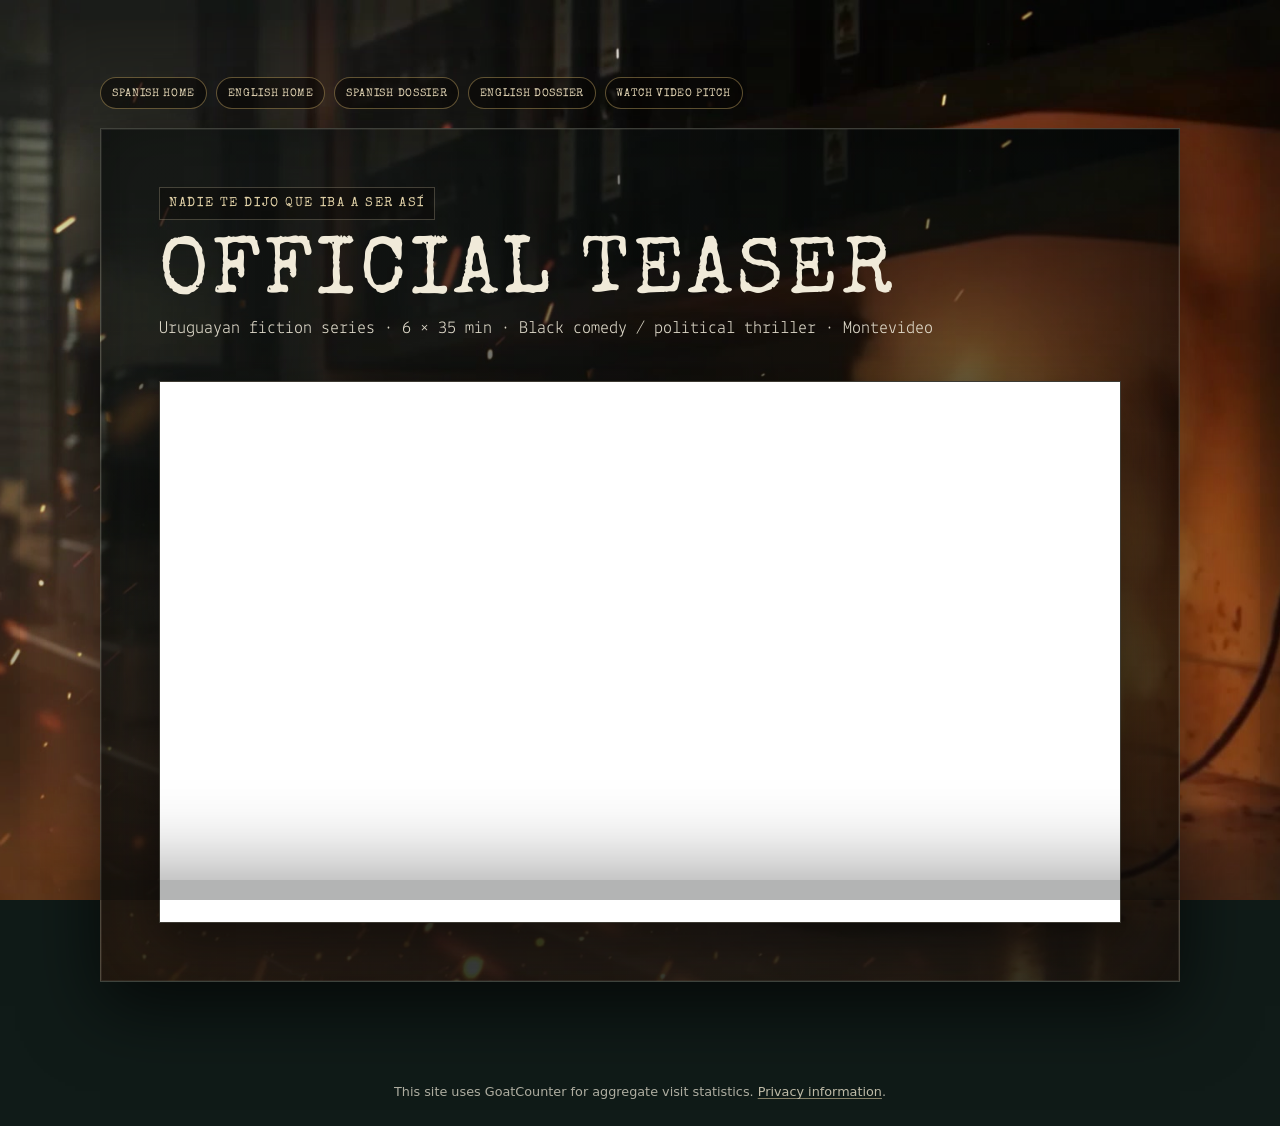
<file: teaser-en.html>
<!doctype html>
<html lang="en">
  <head>
    <meta charset="utf-8" />
    <meta name="viewport" content="width=device-width, initial-scale=1" />
    <title>Nadie te dijo que iba a ser así | Official teaser</title>
    <meta name="description" content="Official teaser for Nadie te dijo que iba a ser así, a Uruguayan six-episode fiction series: black comedy and political thriller set in Montevideo." />
    <meta name="robots" content="index, follow, max-image-preview:large" />
    <meta name="theme-color" content="#101b18" />
    <link rel="canonical" href="https://jrrguille-bit.github.io/Nadie-Publico/teaser-en.html" />
    <link rel="alternate" hreflang="en" href="https://jrrguille-bit.github.io/Nadie-Publico/teaser-en.html" />
    <link rel="alternate" hreflang="es-UY" href="https://jrrguille-bit.github.io/Nadie-Publico/teaser.html" />
    <link rel="alternate" hreflang="x-default" href="https://jrrguille-bit.github.io/Nadie-Publico/teaser.html" />
    <link rel="icon" href="assets/ntdqiasa-flame-favicon-assets/favicon.ico" sizes="any" />
    <link rel="icon" href="assets/ntdqiasa-flame-favicon-assets/ntdqiasa-flame-favicon-32.png" type="image/png" />
    <link rel="apple-touch-icon" href="assets/ntdqiasa-flame-favicon-assets/apple-touch-icon.png" />
    <meta property="og:type" content="video.other" />
    <meta property="og:site_name" content="Nadie te dijo que iba a ser así" />
    <meta property="og:title" content="Nadie te dijo que iba a ser así | Official teaser" />
    <meta property="og:description" content="Official teaser for the Uruguayan series Nadie te dijo que iba a ser así. Black comedy and political thriller from Montevideo." />
    <meta property="og:url" content="https://jrrguille-bit.github.io/Nadie-Publico/teaser-en.html" />
    <meta property="og:image" content="https://jrrguille-bit.github.io/Nadie-Publico/assets/ntdqiasa_video_v5_assets/ntdqiasa_video_v5_poster.jpg" />
    <meta property="og:image:width" content="1920" />
    <meta property="og:image:height" content="1080" />
    <meta property="og:image:alt" content="Nadie te dijo que iba a ser así — Official teaser" />
    <meta property="og:locale" content="en_US" />
    <meta property="og:locale:alternate" content="es_UY" />
    <meta name="twitter:card" content="summary_large_image" />
    <meta name="twitter:title" content="Nadie te dijo que iba a ser así | Official teaser" />
    <meta name="twitter:description" content="Official teaser for a Uruguayan fiction series: black comedy and political thriller set in Montevideo." />
    <meta name="twitter:image" content="https://jrrguille-bit.github.io/Nadie-Publico/assets/ntdqiasa_video_v5_assets/ntdqiasa_video_v5_poster.jpg" />
    <script type="application/ld+json">
      {
        "@context": "https://schema.org",
        "@type": "VideoObject",
        "@id": "https://jrrguille-bit.github.io/Nadie-Publico/teaser-en.html#teaser",
        "name": "Nadie te dijo que iba a ser así — Official teaser",
        "description": "Official teaser for Nadie te dijo que iba a ser así, a Uruguayan black comedy and political thriller series.",
        "thumbnailUrl": "https://jrrguille-bit.github.io/Nadie-Publico/assets/ntdqiasa_video_v5_assets/ntdqiasa_video_v5_poster.jpg",
        "embedUrl": "https://player.vimeo.com/video/1227194215",
        "inLanguage": "en",
        "isFamilyFriendly": true,
        "about": {
          "@type": "TVSeries",
          "name": "Nadie te dijo que iba a ser así",
          "url": "https://jrrguille-bit.github.io/Nadie-Publico/english.html"
        }
      }
    </script>
    <link rel="stylesheet" href="project-page.css?v=2" />
    <link rel="stylesheet" href="video.css?v=4" />
    
    <script>
      window.goatcounter = {
        path: function () {
          return '/nadie' + (window.location.pathname || '/') + window.location.search;
        }
      };
    </script>
    <script data-goatcounter="https://jrrguille.goatcounter.com/count" async src="//gc.zgo.at/count.js"></script>
  </head>
  <body class="video-detail-page">
    <main>
      <nav class="video-page-nav" aria-label="Teaser navigation">
        <a href="./?lang=es">Spanish home</a>
        <a href="english.html?lang=en">English home</a>
        <a href="sobre.html">Spanish dossier</a>
        <a href="dossier-en.html">English dossier</a>
        <a href="video-pitch-en.html">Watch video pitch</a>
      </nav>
      <article class="video-page">
        <header class="video-header">
          <p class="eyebrow">Nadie te dijo que iba a ser así</p>
          <h1>Official teaser</h1>
          <p>Uruguayan fiction series · 6 × 35 min · Black comedy / political thriller · Montevideo</p>
        </header>
        <section class="video-frame" aria-label="Official teaser for Nadie te dijo que iba a ser así">
          <div class="youtube-container">
            <iframe src="https://player.vimeo.com/video/1227194215?badge=0&amp;autopause=0&amp;player_id=0&amp;app_id=58479" frameborder="0" allow="autoplay; fullscreen; picture-in-picture; clipboard-write; encrypted-media; web-share" referrerpolicy="strict-origin-when-cross-origin" title="Nadie te dijo que iba a ser así — Official teaser"></iframe>
          </div>
        </section>
      </article>
    </main>
    <script src="https://player.vimeo.com/api/player.js"></script>
    <p class="analytics-disclosure" style="margin:1rem auto;padding:0.5rem 1rem;max-width:72rem;font:0.8rem/1.5 system-ui,sans-serif;text-align:center;opacity:.78">This site uses GoatCounter for aggregate visit statistics. <a href="https://www.goatcounter.com/help/privacy" target="_blank" rel="noopener noreferrer">Privacy information</a>.</p>
</body>
</html>
</file>
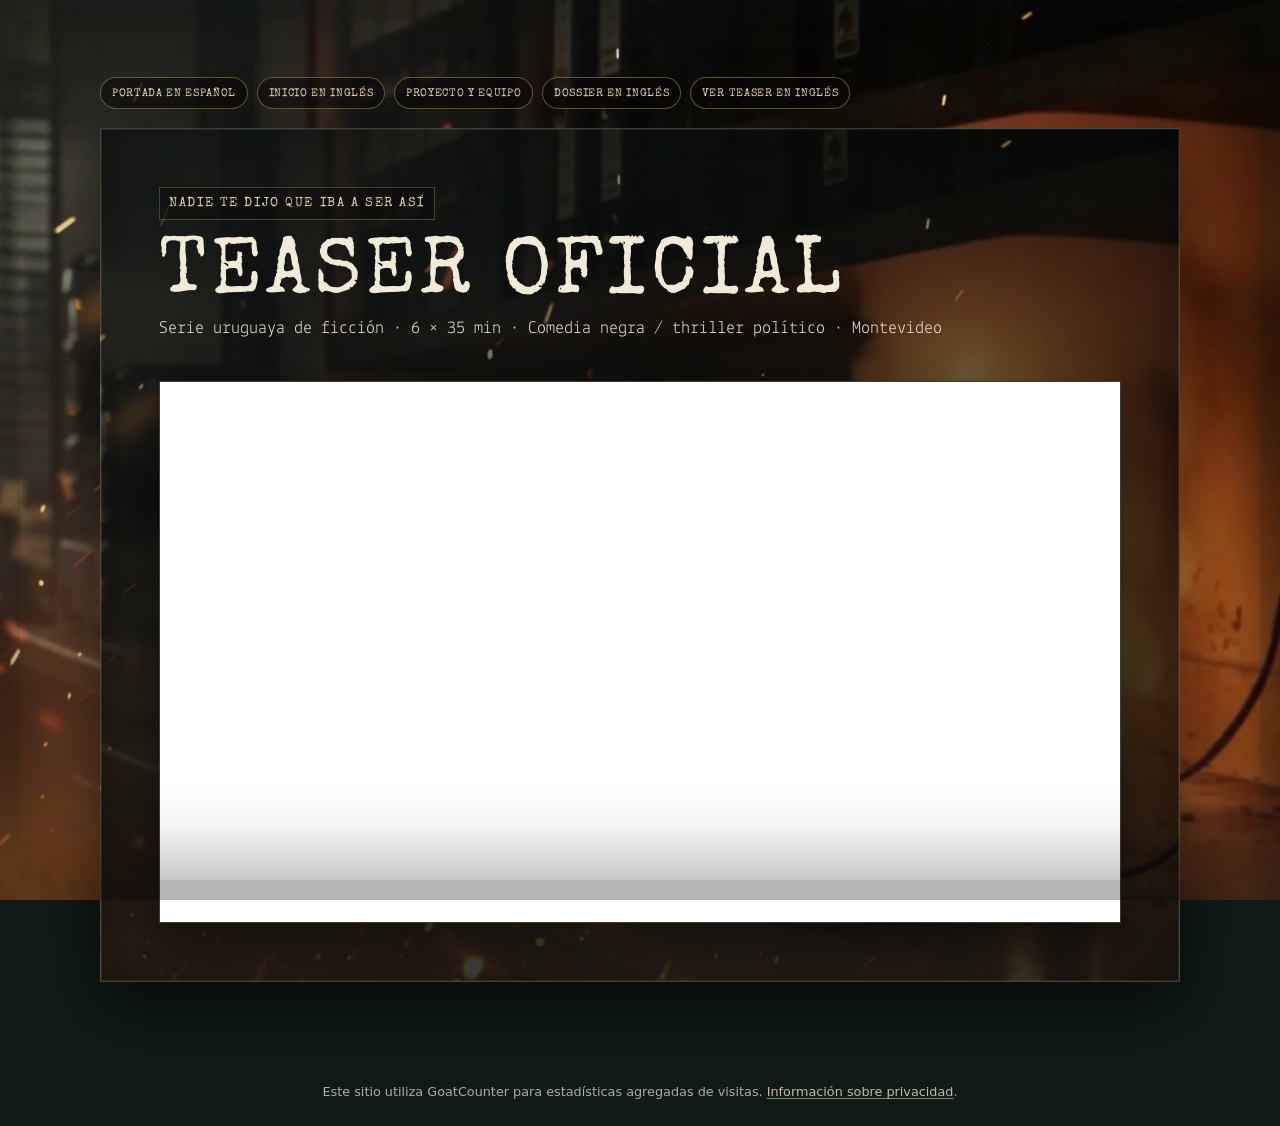
<file: teaser.html>
<!doctype html>
<html lang="es-UY">
  <head>
    <meta charset="utf-8" />
    <meta name="viewport" content="width=device-width, initial-scale=1" />
    <title>Nadie te dijo que iba a ser así | Teaser oficial</title>
    <meta name="description" content="Teaser oficial de Nadie te dijo que iba a ser así, serie uruguaya de ficción de 6 episodios de 35 minutos: comedia negra y thriller político ambientados en Montevideo." />
    <meta name="robots" content="index, follow, max-image-preview:large" />
    <meta name="theme-color" content="#101b18" />
    <link rel="canonical" href="https://jrrguille-bit.github.io/Nadie-Publico/teaser.html" />
    <link rel="alternate" hreflang="es-UY" href="https://jrrguille-bit.github.io/Nadie-Publico/teaser.html" />
    <link rel="alternate" hreflang="en" href="https://jrrguille-bit.github.io/Nadie-Publico/teaser-en.html" />
    <link rel="alternate" hreflang="x-default" href="https://jrrguille-bit.github.io/Nadie-Publico/teaser.html" />
    <link rel="icon" href="assets/ntdqiasa-flame-favicon-assets/favicon.ico" sizes="any" />
    <link rel="icon" href="assets/ntdqiasa-flame-favicon-assets/ntdqiasa-flame-favicon-32.png" type="image/png" />
    <link rel="apple-touch-icon" href="assets/ntdqiasa-flame-favicon-assets/apple-touch-icon.png" />
    <meta property="og:type" content="video.other" />
    <meta property="og:site_name" content="Nadie te dijo que iba a ser así" />
    <meta property="og:title" content="Nadie te dijo que iba a ser así | Teaser oficial" />
    <meta property="og:description" content="Teaser oficial de la serie uruguaya Nadie te dijo que iba a ser así. Comedia negra y thriller político desde Montevideo." />
    <meta property="og:url" content="https://jrrguille-bit.github.io/Nadie-Publico/teaser.html" />
    <meta property="og:image" content="https://jrrguille-bit.github.io/Nadie-Publico/assets/ntdqiasa_video_v5_assets/ntdqiasa_video_v5_poster.jpg" />
    <meta property="og:image:width" content="1920" />
    <meta property="og:image:height" content="1080" />
    <meta property="og:image:alt" content="Nadie te dijo que iba a ser así — Teaser oficial" />
    <meta property="og:locale" content="es_UY" />
    <meta property="og:locale:alternate" content="en_US" />
    <meta name="twitter:card" content="summary_large_image" />
    <meta name="twitter:title" content="Nadie te dijo que iba a ser así | Teaser oficial" />
    <meta name="twitter:description" content="Teaser oficial de una serie uruguaya de ficción: comedia negra y thriller político ambientados en Montevideo." />
    <meta name="twitter:image" content="https://jrrguille-bit.github.io/Nadie-Publico/assets/ntdqiasa_video_v5_assets/ntdqiasa_video_v5_poster.jpg" />
    <script type="application/ld+json">
      {
        "@context": "https://schema.org",
        "@type": "VideoObject",
        "@id": "https://jrrguille-bit.github.io/Nadie-Publico/teaser.html#teaser",
        "name": "Nadie te dijo que iba a ser así — Teaser oficial",
        "description": "Teaser oficial de Nadie te dijo que iba a ser así, serie uruguaya de ficción de comedia negra y thriller político.",
        "thumbnailUrl": "https://jrrguille-bit.github.io/Nadie-Publico/assets/ntdqiasa_video_v5_assets/ntdqiasa_video_v5_poster.jpg",
        "embedUrl": "https://player.vimeo.com/video/1227194215",
        "inLanguage": "es-UY",
        "isFamilyFriendly": true,
        "about": {
          "@type": "TVSeries",
          "name": "Nadie te dijo que iba a ser así",
          "url": "https://jrrguille-bit.github.io/Nadie-Publico/"
        }
      }
    </script>
    <link rel="stylesheet" href="project-page.css?v=2" />
    <link rel="stylesheet" href="video.css?v=4" />
    
    <script>
      window.goatcounter = {
        path: function () {
          return '/nadie' + (window.location.pathname || '/') + window.location.search;
        }
      };
    </script>
    <script data-goatcounter="https://jrrguille.goatcounter.com/count" async src="//gc.zgo.at/count.js"></script>
  </head>
  <body class="video-detail-page">
    <main>
      <nav class="video-page-nav" aria-label="Navegación del teaser">
        <a href="./?lang=es">Portada en español</a>
        <a href="english.html?lang=en">Inicio en inglés</a>
        <a href="sobre.html">Proyecto y equipo</a>
        <a href="dossier-en.html">Dossier en inglés</a>
        <a href="teaser-en.html">Ver teaser en inglés</a>
      </nav>
      <article class="video-page">
        <header class="video-header">
          <p class="eyebrow">Nadie te dijo que iba a ser así</p>
          <h1>Teaser oficial</h1>
          <p>Serie uruguaya de ficción · 6 × 35 min · Comedia negra / thriller político · Montevideo</p>
        </header>
        <section class="video-frame" aria-label="Teaser oficial de Nadie te dijo que iba a ser así">
          <div class="youtube-container">
            <iframe src="https://player.vimeo.com/video/1227194215?badge=0&amp;autopause=0&amp;player_id=0&amp;app_id=58479" frameborder="0" allow="autoplay; fullscreen; picture-in-picture; clipboard-write; encrypted-media; web-share" referrerpolicy="strict-origin-when-cross-origin" title="Nadie te dijo que iba a ser así — Teaser oficial"></iframe>
          </div>
        </section>
      </article>
    </main>
    <script src="https://player.vimeo.com/api/player.js"></script>
    <p class="analytics-disclosure" style="margin:1rem auto;padding:0.5rem 1rem;max-width:72rem;font:0.8rem/1.5 system-ui,sans-serif;text-align:center;opacity:.78">Este sitio utiliza GoatCounter para estadísticas agregadas de visitas. <a href="https://www.goatcounter.com/help/privacy" target="_blank" rel="noopener noreferrer">Información sobre privacidad</a>.</p>
</body>
</html>
</file>
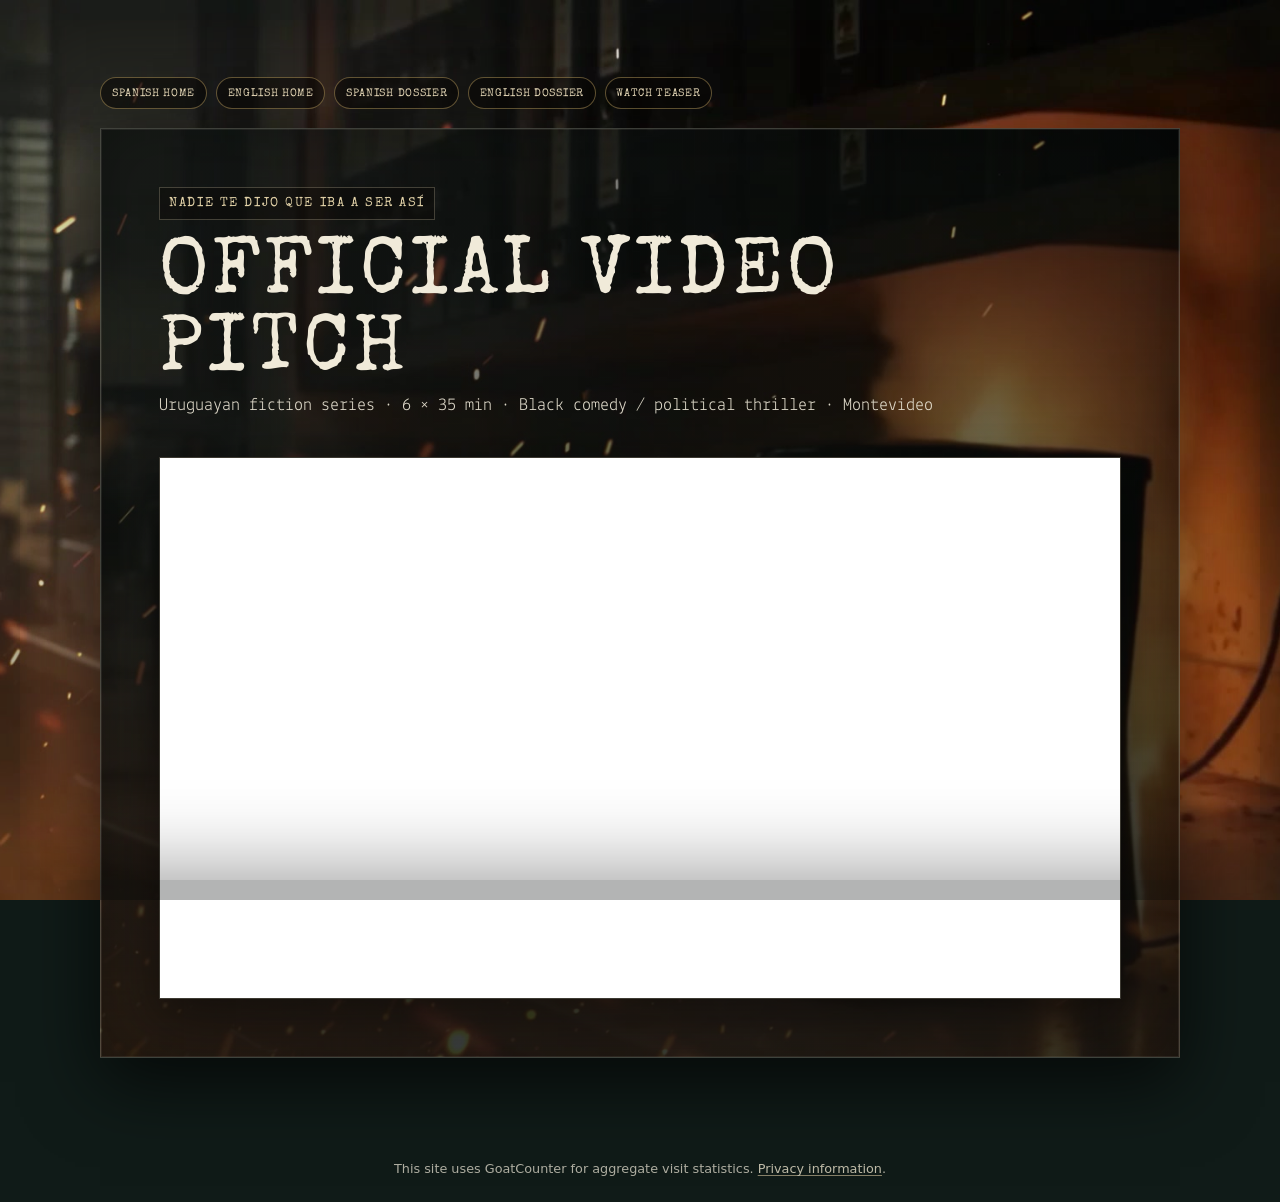
<file: video-pitch-en.html>
<!doctype html>
<html lang="en">
  <head>
    <meta charset="utf-8" />
    <meta name="viewport" content="width=device-width, initial-scale=1" />
    <title>Nadie te dijo que iba a ser así | Official video pitch</title>
    <meta name="description" content="Official video pitch for Nadie te dijo que iba a ser así, a Uruguayan six-episode fiction series: black comedy and political thriller set in Montevideo." />
    <meta name="robots" content="index, follow, max-image-preview:large" />
    <meta name="theme-color" content="#101b18" />
    <link rel="canonical" href="https://jrrguille-bit.github.io/Nadie-Publico/video-pitch-en.html" />
    <link rel="alternate" hreflang="en" href="https://jrrguille-bit.github.io/Nadie-Publico/video-pitch-en.html" />
    <link rel="alternate" hreflang="es-UY" href="https://jrrguille-bit.github.io/Nadie-Publico/video-pitch.html" />
    <link rel="alternate" hreflang="x-default" href="https://jrrguille-bit.github.io/Nadie-Publico/video-pitch.html" />
    <link rel="icon" href="assets/ntdqiasa-flame-favicon-assets/favicon.ico" sizes="any" />
    <link rel="icon" href="assets/ntdqiasa-flame-favicon-assets/ntdqiasa-flame-favicon-32.png" type="image/png" />
    <link rel="apple-touch-icon" href="assets/ntdqiasa-flame-favicon-assets/apple-touch-icon.png" />
    <meta property="og:type" content="video.other" />
    <meta property="og:site_name" content="Nadie te dijo que iba a ser así" />
    <meta property="og:title" content="Nadie te dijo que iba a ser así | Official video pitch" />
    <meta property="og:description" content="Official video pitch for the Uruguayan series Nadie te dijo que iba a ser así. Black comedy and political thriller from Montevideo." />
    <meta property="og:url" content="https://jrrguille-bit.github.io/Nadie-Publico/video-pitch-en.html" />
    <meta property="og:image" content="https://jrrguille-bit.github.io/Nadie-Publico/assets/ntdqiasa_video_v5_assets/ntdqiasa_video_v5_poster.jpg" />
    <meta property="og:image:width" content="1920" />
    <meta property="og:image:height" content="1080" />
    <meta property="og:image:alt" content="Nadie te dijo que iba a ser así — Official video pitch" />
    <meta property="og:locale" content="en_US" />
    <meta property="og:locale:alternate" content="es_UY" />
    <meta name="twitter:card" content="summary_large_image" />
    <meta name="twitter:title" content="Nadie te dijo que iba a ser así | Official video pitch" />
    <meta name="twitter:description" content="Official video pitch for a Uruguayan fiction series: black comedy and political thriller set in Montevideo." />
    <meta name="twitter:image" content="https://jrrguille-bit.github.io/Nadie-Publico/assets/ntdqiasa_video_v5_assets/ntdqiasa_video_v5_poster.jpg" />
    <script type="application/ld+json">
      {
        "@context": "https://schema.org",
        "@type": "VideoObject",
        "@id": "https://jrrguille-bit.github.io/Nadie-Publico/video-pitch-en.html#video-pitch",
        "name": "Nadie te dijo que iba a ser así — Official video pitch",
        "description": "Official video pitch for Nadie te dijo que iba a ser así, a Uruguayan black comedy and political thriller series.",
        "thumbnailUrl": "https://jrrguille-bit.github.io/Nadie-Publico/assets/ntdqiasa_video_v5_assets/ntdqiasa_video_v5_poster.jpg",
        "embedUrl": "https://www.youtube-nocookie.com/embed/x5XOXrdhgns",
        "inLanguage": "en",
        "isFamilyFriendly": true,
        "about": {
          "@type": "TVSeries",
          "name": "Nadie te dijo que iba a ser así",
          "url": "https://jrrguille-bit.github.io/Nadie-Publico/english.html"
        }
      }
    </script>
    <link rel="stylesheet" href="project-page.css?v=2" />
    <link rel="stylesheet" href="video.css?v=4" />
    
    <script>
      window.goatcounter = {
        path: function () {
          return '/nadie' + (window.location.pathname || '/') + window.location.search;
        }
      };
    </script>
    <script data-goatcounter="https://jrrguille.goatcounter.com/count" async src="//gc.zgo.at/count.js"></script>
  </head>
  <body class="video-detail-page">
    <main>
      <nav class="video-page-nav" aria-label="Video pitch navigation">
        <a href="./?lang=es">Spanish home</a>
        <a href="english.html?lang=en">English home</a>
        <a href="sobre.html">Spanish dossier</a>
        <a href="dossier-en.html">English dossier</a>
        <a href="teaser-en.html">Watch teaser</a>
      </nav>
      <article class="video-page">
        <header class="video-header">
          <p class="eyebrow">Nadie te dijo que iba a ser así</p>
          <h1>Official video pitch</h1>
          <p>Uruguayan fiction series · 6 × 35 min · Black comedy / political thriller · Montevideo</p>
        </header>
        <section class="video-frame" aria-label="Official video pitch for Nadie te dijo que iba a ser así">
          <div id="youtube-container" class="youtube-container">
            <iframe src="https://www.youtube-nocookie.com/embed/x5XOXrdhgns" title="Nadie te dijo que iba a ser así — Official video pitch" loading="lazy" allow="accelerometer; autoplay; clipboard-write; encrypted-media; gyroscope; picture-in-picture; web-share" allowfullscreen></iframe>
          </div>
        </section>
      </article>
    </main>
     <p class="analytics-disclosure" style="margin:1rem auto;padding:0.5rem 1rem;max-width:72rem;font:0.8rem/1.5 system-ui,sans-serif;text-align:center;opacity:.78">This site uses GoatCounter for aggregate visit statistics. <a href="https://www.goatcounter.com/help/privacy" target="_blank" rel="noopener noreferrer">Privacy information</a>.</p>
</body>
</html>
</file>
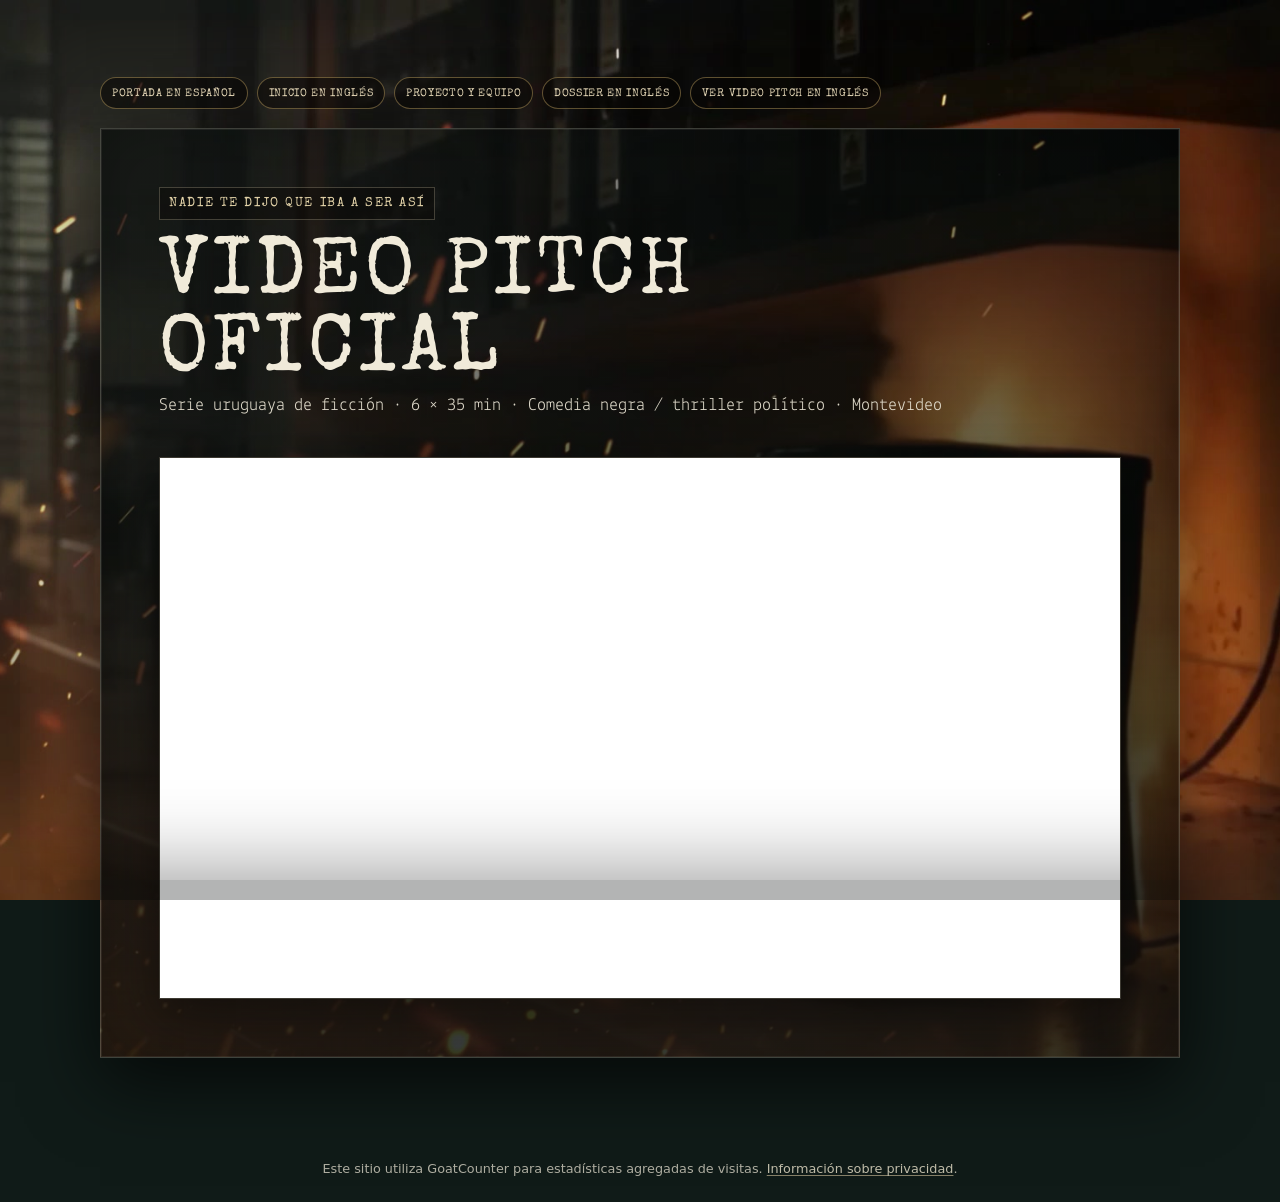
<file: video-pitch.html>
<!doctype html>
<html lang="es-UY">
  <head>
    <meta charset="utf-8" />
    <meta name="viewport" content="width=device-width, initial-scale=1" />
    <title>Nadie te dijo que iba a ser así | Video Pitch oficial</title>
    <meta name="description" content="Video Pitch oficial de Nadie te dijo que iba a ser así, serie uruguaya de ficción de 6 episodios de 35 minutos: comedia negra y thriller político ambientados en Montevideo." />
    <meta name="robots" content="index, follow, max-image-preview:large" />
    <meta name="theme-color" content="#101b18" />
    <link rel="canonical" href="https://jrrguille-bit.github.io/Nadie-Publico/video-pitch.html" />
    <link rel="alternate" hreflang="es-UY" href="https://jrrguille-bit.github.io/Nadie-Publico/video-pitch.html" />
    <link rel="alternate" hreflang="en" href="https://jrrguille-bit.github.io/Nadie-Publico/video-pitch-en.html" />
    <link rel="alternate" hreflang="x-default" href="https://jrrguille-bit.github.io/Nadie-Publico/video-pitch.html" />
    <link rel="icon" href="assets/ntdqiasa-flame-favicon-assets/favicon.ico" sizes="any" />
    <link rel="icon" href="assets/ntdqiasa-flame-favicon-assets/ntdqiasa-flame-favicon-32.png" type="image/png" />
    <link rel="apple-touch-icon" href="assets/ntdqiasa-flame-favicon-assets/apple-touch-icon.png" />
    <meta property="og:type" content="video.other" />
    <meta property="og:site_name" content="Nadie te dijo que iba a ser así" />
    <meta property="og:title" content="Nadie te dijo que iba a ser así | Video Pitch oficial" />
    <meta property="og:description" content="Video Pitch oficial de la serie uruguaya Nadie te dijo que iba a ser así. Comedia negra y thriller político desde Montevideo." />
    <meta property="og:url" content="https://jrrguille-bit.github.io/Nadie-Publico/video-pitch.html" />
    <meta property="og:image" content="https://jrrguille-bit.github.io/Nadie-Publico/assets/ntdqiasa_video_v5_assets/ntdqiasa_video_v5_poster.jpg" />
    <meta property="og:image:width" content="1920" />
    <meta property="og:image:height" content="1080" />
    <meta property="og:image:alt" content="Nadie te dijo que iba a ser así — Video Pitch oficial" />
    <meta property="og:locale" content="es_UY" />
    <meta property="og:locale:alternate" content="en_US" />
    <meta name="twitter:card" content="summary_large_image" />
    <meta name="twitter:title" content="Nadie te dijo que iba a ser así | Video Pitch oficial" />
    <meta name="twitter:description" content="Video Pitch oficial de una serie uruguaya de ficción: comedia negra y thriller político ambientados en Montevideo." />
    <meta name="twitter:image" content="https://jrrguille-bit.github.io/Nadie-Publico/assets/ntdqiasa_video_v5_assets/ntdqiasa_video_v5_poster.jpg" />
    <script type="application/ld+json">
      {
        "@context": "https://schema.org",
        "@type": "VideoObject",
        "@id": "https://jrrguille-bit.github.io/Nadie-Publico/video-pitch.html#video-pitch",
        "name": "Nadie te dijo que iba a ser así — Video Pitch oficial",
        "description": "Video Pitch oficial de Nadie te dijo que iba a ser así, serie uruguaya de ficción de comedia negra y thriller político.",
        "thumbnailUrl": "https://jrrguille-bit.github.io/Nadie-Publico/assets/ntdqiasa_video_v5_assets/ntdqiasa_video_v5_poster.jpg",
        "embedUrl": "https://www.youtube-nocookie.com/embed/x5XOXrdhgns",
        "inLanguage": "es-UY",
        "isFamilyFriendly": true,
        "about": {
          "@type": "TVSeries",
          "name": "Nadie te dijo que iba a ser así",
          "url": "https://jrrguille-bit.github.io/Nadie-Publico/"
        }
      }
    </script>
    <link rel="stylesheet" href="project-page.css?v=2" />
    <link rel="stylesheet" href="video.css?v=4" />
    
    <script>
      window.goatcounter = {
        path: function () {
          return '/nadie' + (window.location.pathname || '/') + window.location.search;
        }
      };
    </script>
    <script data-goatcounter="https://jrrguille.goatcounter.com/count" async src="//gc.zgo.at/count.js"></script>
  </head>
  <body class="video-detail-page">
    <main>
      <nav class="video-page-nav" aria-label="Navegación del video pitch">
        <a href="./?lang=es">Portada en español</a>
        <a href="english.html?lang=en">Inicio en inglés</a>
        <a href="sobre.html">Proyecto y equipo</a>
        <a href="dossier-en.html">Dossier en inglés</a>
        <a href="video-pitch-en.html">Ver video pitch en inglés</a>
      </nav>
      <article class="video-page">
        <header class="video-header">
          <p class="eyebrow">Nadie te dijo que iba a ser así</p>
          <h1>Video Pitch oficial</h1>
          <p>Serie uruguaya de ficción · 6 × 35 min · Comedia negra / thriller político · Montevideo</p>
        </header>
        <section class="video-frame" aria-label="Video Pitch oficial de Nadie te dijo que iba a ser así">
          <div id="youtube-container" class="youtube-container">
            <iframe src="https://www.youtube-nocookie.com/embed/x5XOXrdhgns" title="Nadie te dijo que iba a ser así — Video Pitch oficial" loading="lazy" allow="accelerometer; autoplay; clipboard-write; encrypted-media; gyroscope; picture-in-picture; web-share" allowfullscreen></iframe>
          </div>
        </section>
      </article>
    </main>
     <p class="analytics-disclosure" style="margin:1rem auto;padding:0.5rem 1rem;max-width:72rem;font:0.8rem/1.5 system-ui,sans-serif;text-align:center;opacity:.78">Este sitio utiliza GoatCounter para estadísticas agregadas de visitas. <a href="https://www.goatcounter.com/help/privacy" target="_blank" rel="noopener noreferrer">Información sobre privacidad</a>.</p>
</body>
</html>
</file>
<file: project-page.css>
@import url('https://fonts.googleapis.com/css2?family=Lekton:wght@400;700&family=Special+Elite&display=swap');

:root {
  color-scheme: dark;
  --bg: #101b18;
  --panel: rgba(10, 16, 15, 0.78);
  --text: #e9e3d3;
  --title: #f0ead9;
  --muted: rgba(233, 227, 211, 0.72);
  --line: rgba(220, 218, 197, 0.24);
  --accent: #e2d2a8;
  --gold: #d9b871;
  --red: #bb4e35;
  --typewriter: 'Special Elite', 'Courier Prime', 'Courier New', Courier, monospace;
  --body-copy: 'Lekton', 'Courier Prime', 'Courier New', Courier, monospace;
}

* {
  box-sizing: border-box;
}

html {
  scroll-behavior: smooth;
  background: var(--bg);
}

body {
  margin: 0;
  min-height: 100vh;
  color: var(--text);
  background:
    linear-gradient(180deg, rgba(7, 12, 11, 0.82), rgba(9, 15, 14, 0.94)),
    radial-gradient(circle at 18% 7%, rgba(234, 228, 203, 0.12), transparent 28%),
    url('assets/images/a_full_frame_close_up_flat_lay_of_a_textured_backg_1.png') center / cover fixed no-repeat,
    var(--bg);
  font-family: var(--body-copy);
  line-height: 1.58;
}

body::before,
body::after {
  content: '';
  position: fixed;
  inset: 0;
  pointer-events: none;
}

body::before {
  z-index: 2;
  background-image:
    linear-gradient(180deg, rgba(255, 250, 230, 0.06), transparent 30%, rgba(0, 0, 0, 0.25)),
    radial-gradient(circle, rgba(232, 226, 203, 0.13) 0 0.45px, transparent 0.85px);
  background-size: 100% 100%, 10px 10px;
  mix-blend-mode: screen;
  opacity: 0.24;
}

body::after {
  z-index: 3;
  border: clamp(0.7rem, 1.8vw, 1.25rem) solid rgba(5, 8, 7, 0.3);
  box-shadow: inset 0 0 90px rgba(0, 0, 0, 0.46);
}

main {
  position: relative;
  z-index: 4;
  width: min(1080px, calc(100% - 40px));
  margin: 0 auto;
  padding: clamp(28px, 6vw, 78px) 0;
}

.project-file {
  position: relative;
  overflow: hidden;
  padding: clamp(24px, 5vw, 58px);
  border: 1px solid var(--line);
  background:
    linear-gradient(180deg, rgba(24, 35, 31, 0.43), rgba(8, 13, 12, 0.64)),
    radial-gradient(circle at 9% 2%, rgba(234, 228, 203, 0.1), transparent 24%),
    var(--panel);
  box-shadow:
    0 24px 70px rgba(0, 0, 0, 0.68),
    inset 0 0 0 1px rgba(233, 227, 211, 0.08),
    inset 0 0 58px rgba(0, 0, 0, 0.24);
  isolation: isolate;
}

.project-file::before {
  content: 'ARCHIVO / NTDQIASA';
  position: absolute;
  top: clamp(16px, 3vw, 30px);
  right: clamp(16px, 3vw, 34px);
  z-index: -1;
  color: rgba(233, 227, 211, 0.08);
  font-family: var(--typewriter);
  font-size: clamp(1.9rem, 7vw, 5.6rem);
  line-height: 0.86;
  letter-spacing: 0.05em;
  text-align: right;
  transform: rotate(-2deg);
}

html[lang^='en'] .project-file::before {
  content: 'FILE / NTDQIASA';
}

.project-file::after {
  content: '';
  position: absolute;
  inset: 12px;
  z-index: -1;
  border: 1px solid rgba(233, 227, 211, 0.08);
  pointer-events: none;
}

.topbar {
  display: flex;
  align-items: flex-start;
  justify-content: space-between;
  gap: 1rem;
  margin-bottom: 18px;
}

.eyebrow,
.language-switch,
h1,
h2,
h3,
.section-role,
.jump-nav,
footer {
  font-family: var(--typewriter);
}

.eyebrow {
  display: inline-block;
  margin: 0;
  padding: 0.36rem 0.58rem 0.28rem;
  border: 1px solid rgba(238, 224, 194, 0.24);
  color: var(--accent);
  background: rgba(9, 7, 5, 0.38);
  font-size: clamp(0.68rem, 1.25vw, 0.82rem);
  letter-spacing: 0.12em;
  text-transform: uppercase;
}

.language-switch {
  display: inline-flex;
  align-items: center;
  gap: 0.42rem;
  padding: 0.42rem 0.66rem 0.34rem;
  border: 1px solid rgba(226, 190, 116, 0.48);
  border-radius: 999px;
  color: #efe1bf;
  background: rgba(8, 7, 5, 0.5);
  font-size: 0.7rem;
  letter-spacing: 0.08em;
  text-decoration: none;
  text-transform: uppercase;
}

.language-switch::before {
  content: '↔';
  color: var(--gold);
}

h1,
h2,
h3 {
  color: var(--title);
  font-weight: 400;
  text-transform: uppercase;
  scroll-margin-top: 24px;
}

h1 {
  max-width: 900px;
  margin: 0;
  font-size: clamp(2.05rem, 6.6vw, 5rem);
  line-height: 0.96;
  letter-spacing: 0.05em;
}

h2 {
  display: inline;
  margin: 0;
  padding: 0.1em 0.28em 0.16em;
  background: rgba(9, 7, 5, 0.28);
  box-decoration-break: clone;
  -webkit-box-decoration-break: clone;
  font-size: clamp(1.25rem, 3vw, 2rem);
  line-height: 1.18;
  letter-spacing: 0.075em;
}

h3 {
  margin: 0;
  font-size: clamp(1rem, 2vw, 1.35rem);
  letter-spacing: 0.055em;
}

.subtitle {
  max-width: 830px;
  margin: 22px 0 0;
  color: var(--muted);
  font-size: clamp(1.04rem, 2.2vw, 1.32rem);
  line-height: 1.42;
}

p {
  margin: 0 0 18px;
  color: rgba(233, 227, 211, 0.94);
  font-size: clamp(1rem, 1.8vw, 1.1rem);
}

strong {
  color: var(--title);
}

a {
  color: #f2ead2;
  text-decoration-color: rgba(226, 210, 168, 0.72);
  text-decoration-thickness: 1px;
  text-underline-offset: 0.18em;
  transition: color 180ms ease, border-color 180ms ease, background 180ms ease, transform 180ms ease;
}

a:hover,
a:focus-visible {
  color: var(--accent);
}

a:focus-visible {
  outline: 1px solid rgba(238, 224, 194, 0.82);
  outline-offset: 0.22rem;
}

.jump-nav {
  display: flex;
  flex-wrap: wrap;
  gap: 0.55rem;
  margin: 28px 0 0;
  padding: 0;
  list-style: none;
}

.jump-nav a {
  display: block;
  padding: 0.45rem 0.62rem 0.38rem;
  border: 1px solid rgba(238, 224, 194, 0.2);
  background: rgba(9, 7, 5, 0.32);
  font-size: 0.7rem;
  letter-spacing: 0.07em;
  text-decoration: none;
  text-transform: uppercase;
}

.dossier-section,
.links-panel {
  position: relative;
  margin-top: clamp(28px, 5vw, 48px);
  padding: clamp(20px, 3.4vw, 34px);
  border: 1px solid var(--line);
  background:
    linear-gradient(180deg, rgba(24, 35, 31, 0.34), rgba(10, 15, 14, 0.5)),
    rgba(7, 11, 10, 0.36);
  box-shadow:
    inset 0 1px 0 rgba(233, 227, 211, 0.08),
    0 16px 40px rgba(0, 0, 0, 0.22);
}

.dossier-section::before,
.links-panel::before {
  content: '';
  position: absolute;
  inset: 0;
  pointer-events: none;
  background:
    linear-gradient(90deg, rgba(226, 210, 168, 0.18), transparent 22%),
    repeating-linear-gradient(0deg, rgba(233, 227, 211, 0.035) 0 1px, transparent 1px 8px);
  opacity: 0.34;
}

.dossier-section > *,
.links-panel > * {
  position: relative;
  z-index: 1;
}

.dossier-section p:first-of-type {
  margin-top: 1.15rem;
}

.dossier-section p:last-child {
  margin-bottom: 0;
}

.logline {
  border-color: rgba(226, 190, 116, 0.48);
  box-shadow:
    inset 4px 0 0 rgba(226, 190, 116, 0.62),
    0 16px 40px rgba(0, 0, 0, 0.22);
}

.logline p {
  max-width: 880px;
  color: #f0e4c8;
  font-size: clamp(1.13rem, 2.25vw, 1.48rem);
  font-weight: 700;
  line-height: 1.45;
}

.synopsis {
  border-color: rgba(187, 78, 53, 0.38);
  box-shadow:
    inset 4px 0 0 rgba(187, 78, 53, 0.52),
    0 16px 40px rgba(0, 0, 0, 0.22);
}

.fact-grid,
.materials-grid,
.recognition-grid,
.team-grid {
  display: grid;
  gap: 14px;
  margin-top: 1.25rem;
}

.fact-grid,
.recognition-grid,
.team-grid {
  grid-template-columns: repeat(2, minmax(0, 1fr));
}

.materials-grid {
  grid-template-columns: repeat(3, minmax(0, 1fr));
}

.fact,
.material,
.recognition,
.team-card {
  padding: 1rem 1.05rem;
  border: 1px solid rgba(238, 224, 194, 0.2);
  background: rgba(8, 11, 10, 0.5);
}

.fact span,
.material span,
.recognition span {
  display: block;
  margin-bottom: 0.35rem;
  color: var(--accent);
  font-family: var(--typewriter);
  font-size: 0.68rem;
  letter-spacing: 0.1em;
  text-transform: uppercase;
}

.fact strong,
.material strong,
.recognition strong {
  display: block;
  font-size: 1rem;
  line-height: 1.4;
}

.material p,
.recognition p {
  margin: 0.45rem 0 0;
  color: var(--muted);
  font-size: 0.92rem;
}

.status-list,
.search-list {
  display: grid;
  gap: 0.6rem;
  margin: 1.2rem 0 0;
  padding: 0;
  list-style: none;
}

.status-list li,
.search-list li {
  position: relative;
  padding-left: 1.25rem;
  font-size: 1rem;
}

.status-list li::before,
.search-list li::before {
  position: absolute;
  left: 0;
  color: var(--accent);
}

.status-list li::before {
  content: '—';
}

.search-list li::before {
  content: '›';
}

.section-role {
  margin: 0.7rem 0 1rem;
  color: var(--accent);
  font-size: clamp(0.72rem, 1.4vw, 0.86rem);
  letter-spacing: 0.12em;
  text-transform: uppercase;
  opacity: 0.82;
}

.team-card h3 {
  margin-bottom: 0.2rem;
}

.team-card p {
  font-size: 0.98rem;
}

.team-card p:last-child {
  margin-bottom: 0;
}

.cta-row {
  display: grid;
  grid-template-columns: repeat(2, minmax(0, 1fr));
  gap: 14px;
  margin-top: 1.25rem;
}

.cta {
  display: flex;
  min-height: 100%;
  align-items: center;
  justify-content: center;
  padding: 1rem;
  border: 1px solid rgba(226, 190, 116, 0.62);
  background:
    linear-gradient(145deg, rgba(180, 126, 46, 0.24), transparent 62%),
    rgba(12, 10, 7, 0.68);
  font-family: var(--typewriter);
  font-size: 0.78rem;
  letter-spacing: 0.065em;
  text-align: center;
  text-decoration: none;
  text-transform: uppercase;
}

.cta--secondary {
  border-color: rgba(238, 224, 194, 0.34);
  background: rgba(9, 8, 6, 0.54);
}

.link-list {
  display: grid;
  grid-template-columns: repeat(auto-fit, minmax(220px, 1fr));
  gap: 12px;
  margin: 1.2rem 0 0;
  padding: 0;
  list-style: none;
}

.link-list a {
  display: flex;
  min-height: 100%;
  align-items: center;
  padding: 0.78rem 0.9rem 0.68rem;
  border: 1px solid rgba(238, 224, 194, 0.26);
  background: rgba(9, 7, 5, 0.34);
  font-family: var(--typewriter);
  font-size: 0.74rem;
  line-height: 1.32;
  letter-spacing: 0.055em;
  text-decoration: none;
  text-transform: uppercase;
}

.link-list a::before {
  content: '↗';
  margin-right: 0.62rem;
  color: var(--accent);
}

.link-list a[href='./']::before,
.link-list a[href='sobre.html']::before {
  content: '←';
}

footer {
  margin-top: 42px;
  padding-top: 18px;
  border-top: 1px solid var(--line);
  color: var(--muted);
  font-size: 0.68rem;
  line-height: 1.45;
  letter-spacing: 0.08em;
  text-transform: uppercase;
}

@media (max-width: 760px) {
  main {
    width: min(100% - 28px, 960px);
    padding: 18px 0;
  }

  .project-file {
    padding: 22px;
  }

  .project-file::after {
    inset: 8px;
  }

  .topbar {
    align-items: center;
  }

  .language-switch {
    flex: 0 0 auto;
    padding-inline: 0.55rem;
    font-size: 0.62rem;
  }

  .dossier-section,
  .links-panel {
    padding: 18px;
  }

  .fact-grid,
  .materials-grid,
  .recognition-grid,
  .team-grid,
  .cta-row {
    grid-template-columns: 1fr;
  }

  .link-list {
    grid-template-columns: 1fr;
  }
}
</file>
<file: industrial-sheet.css>
/* Ficha industrial compacta compartida por las páginas en español e inglés. */
.industrial-sheet {
  position: relative;
  margin-top: clamp(24px, 4vw, 36px);
  padding: clamp(16px, 2.5vw, 24px);
  border: 1px solid rgba(226, 190, 116, 0.38);
  background:
    linear-gradient(135deg, rgba(172, 117, 39, 0.12), transparent 42%),
    rgba(7, 10, 9, 0.58);
  box-shadow:
    inset 3px 0 0 rgba(217, 184, 113, 0.56),
    inset 0 1px 0 rgba(255, 241, 207, 0.06),
    0 14px 34px rgba(0, 0, 0, 0.22);
}

.industrial-sheet::before {
  content: '';
  position: absolute;
  inset: 0;
  pointer-events: none;
  background: repeating-linear-gradient(
    0deg,
    rgba(233, 227, 211, 0.026) 0 1px,
    transparent 1px 7px
  );
}

.industrial-sheet > * {
  position: relative;
  z-index: 1;
}

.industrial-sheet h2 {
  display: block;
  margin: 0;
  padding: 0;
  color: #e2c98f;
  background: none;
  font-size: clamp(0.82rem, 1.35vw, 1rem);
  letter-spacing: 0.14em;
}

.industrial-grid {
  display: grid;
  grid-template-columns: repeat(4, minmax(0, 1fr));
  gap: 1px;
  margin-top: 0.95rem;
  border: 1px solid rgba(238, 224, 194, 0.15);
  background: rgba(238, 224, 194, 0.13);
}

.industrial-item {
  min-width: 0;
  padding: 0.78rem 0.82rem 0.74rem;
  background: rgba(7, 10, 9, 0.88);
}

.industrial-item span {
  display: block;
  margin-bottom: 0.28rem;
  color: rgba(226, 210, 168, 0.76);
  font-family: var(--typewriter);
  font-size: 0.61rem;
  letter-spacing: 0.105em;
  line-height: 1.2;
  text-transform: uppercase;
}

.industrial-item strong {
  display: block;
  color: #eee3ca;
  font-size: clamp(0.82rem, 1.25vw, 0.94rem);
  font-weight: 700;
  line-height: 1.3;
  overflow-wrap: anywhere;
}

@media (max-width: 840px) {
  .industrial-grid {
    grid-template-columns: repeat(2, minmax(0, 1fr));
  }
}

@media (max-width: 480px) {
  .industrial-grid {
    grid-template-columns: 1fr;
  }

  .industrial-item {
    padding: 0.68rem 0.72rem 0.64rem;
  }
}
</file>
<file: market-polish.css>
/* Market polish — Ventana Sur / industria audiovisual.
   Refina jerarquía, legibilidad, performance percibida y mobile sin perder la identidad del proyecto. */

:root {
  --market-gold: #e2be74;
  --market-cream: #f0e4c8;
  --market-muted: rgba(238, 228, 207, 0.74);
}

/* Menos capas compitiendo con el contenido. */
.grain-overlay { opacity: 0.045; }
.siren-overlay { opacity: 0.085; }
.film-texture-overlay { opacity: 0.12; }
.film-texture-overlay::before { opacity: 0.11; }
.film-texture-overlay::after { opacity: 0.07; }
.heat-shimmer-overlay {
  --heat-shimmer-main-idle: 0.012;
  --heat-shimmer-main-rise: 0.038;
  --heat-shimmer-main-peak: 0.062;
  --heat-shimmer-main-fall: 0.018;
  --heat-shimmer-secondary-idle: 0.008;
  --heat-shimmer-secondary-rise: 0.024;
  --heat-shimmer-secondary-peak: 0.038;
  --heat-shimmer-secondary-fall: 0.012;
}

/* Información industrial visible desde el primer impacto. */
.format-line {
  position: absolute;
  top: clamp(12.4rem, 29vh, 18.5rem);
  left: 50%;
  z-index: 5;
  width: min(92vw, 920px);
  margin: 0;
  transform: translateX(-50%);
  color: rgba(238, 224, 194, 0.88);
  font-family: 'Lekton', 'Courier Prime', 'Courier New', Courier, monospace;
  font-size: clamp(0.72rem, 1.28vw, 1.02rem);
  font-weight: 700;
  line-height: 1.3;
  letter-spacing: 0.09em;
  text-align: center;
  text-transform: uppercase;
  text-shadow: 0 2px 9px rgba(0, 0, 0, 0.86);
  opacity: 0;
  animation: market-format-reveal 560ms ease 620ms forwards;
}

@keyframes market-format-reveal {
  to { opacity: 0.92; }
}

body.about-open .format-line {
  opacity: 0;
  pointer-events: none;
}

/* Todos los reconocimientos tienen la misma jerarquía visual. */
.plate--recognition .plate__line--1 {
  font-size: 1em;
  letter-spacing: 0.018em;
}

/* La navegación de portada pasa a tres decisiones, no cinco distracciones. */
body .contact-links {
  width: min(92vw, 660px);
  gap: clamp(1rem, 3vw, 2.5rem);
}

body .contact-link,
body .contact-link--materials,
body .contact-link--coproduction {
  max-width: 12.5rem;
}

body .contact-link span,
body .contact-link--materials span,
body .contact-link--coproduction span {
  max-width: 12rem;
  font-size: clamp(0.66rem, 0.92vw, 0.78rem);
  line-height: 1.18;
}

body .contact-link--materials span { font-size: clamp(0.68rem, 0.98vw, 0.8rem); }
body .contact-link--materials::after { content: none; }

.contact-link--project img {
  width: clamp(2.15rem, 3.7vw, 2.9rem) !important;
  height: clamp(2.15rem, 3.7vw, 2.9rem) !important;
}

/* Selector de idioma: 20% mayor, sin alterar el diseño base. */
.cover-language-switch {
  scale: 1.2;
  transform-origin: top right;
}

/* Controles funcionales usan Lekton; Special Elite queda como voz gráfica. */
.cover-language-switch,
.skip-intro-button,
.about-carousel__arrow,
.about-carousel__back,
.contact-link,
.project-card-actions a {
  font-family: 'Lekton', 'Courier Prime', 'Courier New', Courier, monospace;
}

/* Páginas largas: textura generada, no bitmap pesado. */
body:not(:has(.splash)) {
  background:
    linear-gradient(180deg, rgba(7, 12, 11, 0.88), rgba(9, 15, 14, 0.97)),
    radial-gradient(circle at 18% 7%, rgba(234, 228, 203, 0.085), transparent 30%),
    radial-gradient(circle at 82% 38%, rgba(187, 78, 53, 0.045), transparent 28%),
    #101b18;
}

body:not(:has(.splash))::before { opacity: 0.13; }

/* Hero del expediente: el proyecto debe ser la marca principal. */
.project-file .eyebrow,
.project-file .language-switch,
.project-file .jump-nav,
.project-file .section-role,
.project-file .cta,
.project-file .link-list a,
.project-file footer {
  font-family: 'Lekton', 'Courier Prime', 'Courier New', Courier, monospace;
}

.project-file h1 {
  max-width: 940px;
  font-size: clamp(2.35rem, 7vw, 5.45rem);
  line-height: 0.94;
  letter-spacing: 0.025em;
  text-wrap: balance;
}

.project-file .subtitle {
  max-width: 760px;
  color: rgba(233, 227, 211, 0.78);
  font-size: clamp(1rem, 1.9vw, 1.2rem);
}

.project-still {
  position: relative;
  margin: clamp(26px, 4vw, 42px) 0 0;
  overflow: hidden;
  border: 1px solid rgba(238, 224, 194, 0.24);
  background: #070a09;
  box-shadow: 0 22px 56px rgba(0, 0, 0, 0.42);
}

.project-still img {
  display: block;
  width: 100%;
  aspect-ratio: 16 / 7;
  object-fit: cover;
  filter: saturate(0.92) contrast(1.03);
}

.project-still figcaption {
  position: absolute;
  right: 0.75rem;
  bottom: 0.62rem;
  margin: 0;
  padding: 0.3rem 0.48rem 0.24rem;
  color: rgba(245, 232, 202, 0.82);
  background: rgba(5, 7, 6, 0.68);
  font-family: 'Lekton', monospace;
  font-size: 0.62rem;
  letter-spacing: 0.08em;
  text-transform: uppercase;
}

/* Ficha industrial: seis datos esenciales; lo comercial vive en su propio bloque. */
.industrial-grid { grid-template-columns: repeat(3, minmax(0, 1fr)); }

.market-target {
  position: relative;
  margin-top: clamp(24px, 4vw, 38px);
  padding: clamp(22px, 3.8vw, 38px);
  border: 1px solid rgba(226, 190, 116, 0.5);
  background:
    linear-gradient(135deg, rgba(172, 117, 39, 0.16), transparent 44%),
    rgba(8, 11, 9, 0.64);
  box-shadow:
    inset 5px 0 0 rgba(226, 190, 116, 0.68),
    0 20px 48px rgba(0, 0, 0, 0.28);
}

.market-target__eyebrow {
  margin: 0 0 0.55rem;
  color: #d9b871;
  font-family: 'Lekton', monospace;
  font-size: 0.72rem;
  font-weight: 700;
  letter-spacing: 0.14em;
  text-transform: uppercase;
}

.market-target h2 {
  display: block;
  max-width: 850px;
  margin: 0;
  padding: 0;
  color: #f2e5c7;
  background: none;
  font-size: clamp(1.35rem, 3.3vw, 2.35rem);
  line-height: 1.16;
  letter-spacing: 0.035em;
  text-transform: none;
}

.market-target p:last-child {
  max-width: 820px;
  margin: 0.9rem 0 0;
  color: rgba(238, 228, 207, 0.82);
  font-size: clamp(0.96rem, 1.65vw, 1.06rem);
}

/* Alternancia visual: no todo es una caja. */
.dossier-section[aria-labelledby='publico'],
.dossier-section[aria-labelledby='audience'],
.dossier-section[aria-labelledby='estado'],
.dossier-section[aria-labelledby='status'],
.dossier-section[aria-labelledby='busqueda'],
.dossier-section[aria-labelledby='partnerships'],
.dossier-section[aria-labelledby='equipo'],
.dossier-section[aria-labelledby='team'] {
  border-left: 0;
  border-right: 0;
  background: rgba(7, 11, 10, 0.16);
  box-shadow: none;
}

.dossier-section[aria-labelledby='publico']::before,
.dossier-section[aria-labelledby='audience']::before,
.dossier-section[aria-labelledby='estado']::before,
.dossier-section[aria-labelledby='status']::before,
.dossier-section[aria-labelledby='busqueda']::before,
.dossier-section[aria-labelledby='partnerships']::before,
.dossier-section[aria-labelledby='equipo']::before,
.dossier-section[aria-labelledby='team']::before {
  opacity: 0.14;
}

.links-panel {
  border-color: rgba(226, 190, 116, 0.42);
  box-shadow: inset 4px 0 0 rgba(226, 190, 116, 0.5), 0 18px 46px rgba(0,0,0,.25);
}

.cta:first-child,
.cta--meeting {
  border-color: rgba(226, 190, 116, 0.62);
}

.cta--meeting {
  background:
    linear-gradient(145deg, rgba(180, 126, 46, 0.24), transparent 62%),
    rgba(12, 10, 7, 0.68);
}

/* Mobile de mercado: tres acciones legibles y póster antes que video pesado. */
@media (max-width: 720px) {
  .background-video { display: none; }
  .image-fallback { z-index: 0; }

  .format-line {
    top: 24.5svh;
    width: min(92vw, 29rem);
    font-size: clamp(0.66rem, 2.9vw, 0.82rem);
    line-height: 1.26;
    letter-spacing: 0.055em;
  }

  body .contact-links {
    display: grid;
    grid-template-columns: repeat(3, minmax(0, 1fr));
    width: min(95vw, 430px);
    gap: 0.7rem;
  }

  body .contact-link,
  body .contact-link--materials,
  body .contact-link--coproduction {
    max-width: none;
    min-width: 0;
    padding: 0.14rem 0.08rem;
  }

  body .contact-link img,
  body .contact-link--materials img,
  body .contact-link--coproduction img {
    width: clamp(2rem, 8.5vw, 2.5rem);
    height: clamp(2rem, 8.5vw, 2.5rem);
  }

  body .contact-link span,
  body .contact-link--materials span,
  body .contact-link--coproduction span {
    max-width: 7rem;
    font-size: clamp(0.62rem, 2.7vw, 0.72rem);
    line-height: 1.08;
    letter-spacing: 0.02em;
  }

  .about-carousel__viewport { min-height: min(68svh, 34rem); }

  .project-file h1 { font-size: clamp(2.25rem, 12vw, 3.9rem); }
  .project-still img { aspect-ratio: 16 / 9; }
  .project-still figcaption { font-size: 0.55rem; }
  .industrial-grid { grid-template-columns: repeat(2, minmax(0, 1fr)); }
  .market-target { padding: 20px; }
}

@media (max-width: 480px) {
  .industrial-grid { grid-template-columns: 1fr 1fr; }
  .project-still figcaption { display: none; }
}

@media (max-width: 360px) {
  body .contact-links { gap: 0.35rem; }
  body .contact-link span,
  body .contact-link--materials span,
  body .contact-link--coproduction span { font-size: 0.6rem; }
}

@media (prefers-reduced-motion: reduce) {
  .format-line { animation: none; opacity: 0.92; }
}

/* --------------------------------------------------------------------------
   Control de salto — mismo componente y misma posición original.
   El refinamiento es de material, contraste y microinteracción; no de geometría.
   -------------------------------------------------------------------------- */
.skip-intro-button {
  left: auto !important;
  right: clamp(1rem, 3vw, 2.5rem) !important;
  bottom: clamp(7.2rem, 13vh, 9.2rem) !important;
  min-height: 3.05rem !important;
  padding: 0.78rem 1.22rem 0.70rem !important;
  gap: 0.62rem !important;
  overflow: hidden !important;
  border: 1px solid rgba(226, 190, 116, 0.42) !important;
  border-radius: 999px !important;
  color: rgba(246, 235, 211, 0.95) !important;
  background:
    linear-gradient(180deg, rgba(19, 15, 10, 0.76), rgba(7, 6, 5, 0.68)) !important;
  box-shadow:
    0 10px 26px rgba(0, 0, 0, 0.38),
    inset 0 1px 0 rgba(255, 243, 213, 0.07),
    inset 0 0 0 1px rgba(255, 226, 160, 0.025) !important;
  backdrop-filter: blur(4px) saturate(0.92) !important;
  -webkit-backdrop-filter: blur(4px) saturate(0.92) !important;
  font-family: 'Lekton', 'Courier Prime', 'Courier New', Courier, monospace !important;
  font-size: clamp(0.78rem, 1.08vw, 0.94rem) !important;
  font-weight: 700 !important;
  letter-spacing: 0.07em !important;
  line-height: 1 !important;
  text-transform: uppercase !important;
  text-shadow: 0 1px 5px rgba(0, 0, 0, 0.82) !important;
  scale: 1 !important;
  opacity: 0;
  transform: translateY(0.24rem) !important;
  animation: market-skip-reveal 360ms ease 620ms forwards !important;
  transition:
    color 180ms ease,
    background 180ms ease,
    border-color 180ms ease,
    box-shadow 180ms ease,
    transform 180ms ease !important;
}

.skip-intro-button::before,
.skip-intro-button::after {
  content: none !important;
  display: none !important;
  animation: none !important;
}

.skip-intro-button > span {
  position: relative !important;
  z-index: 1 !important;
}

.skip-intro-button span:last-child {
  display: inline-block !important;
  color: rgba(226, 190, 116, 0.9) !important;
  font: inherit !important;
  font-size: 1.06em !important;
  font-weight: 400 !important;
  letter-spacing: 0 !important;
  transform: translateX(0) !important;
  transition: transform 180ms ease, color 180ms ease !important;
}

.skip-intro-button:hover,
.skip-intro-button:focus-visible {
  color: #fff1d2 !important;
  background:
    linear-gradient(180deg, rgba(24, 19, 12, 0.84), rgba(9, 7, 5, 0.76)) !important;
  border-color: rgba(239, 205, 137, 0.68) !important;
  box-shadow:
    0 13px 30px rgba(0, 0, 0, 0.44),
    inset 0 1px 0 rgba(255, 243, 213, 0.10) !important;
  outline: none !important;
  transform: translateY(-1px) !important;
}

.skip-intro-button:hover span:last-child,
.skip-intro-button:focus-visible span:last-child {
  color: #f2cf87 !important;
  transform: translateX(2px) !important;
}

.skip-intro-button:active {
  transform: translateY(0) !important;
}

@keyframes market-skip-reveal {
  to {
    opacity: 0.94;
    transform: translateY(0);
  }
}

@media (max-width: 720px) {
  .skip-intro-button {
    left: auto !important;
    right: 0.72rem !important;
    bottom: max(10.4rem, calc(env(safe-area-inset-bottom) + 9.4rem)) !important;
    min-height: 2.65rem !important;
    padding: 0.64rem 0.94rem 0.58rem !important;
    font-size: 0.70rem !important;
    letter-spacing: 0.065em !important;
  }
}

@media (prefers-reduced-motion: reduce) {
  .skip-intro-button {
    opacity: 0.94 !important;
    transform: translateY(0) !important;
    animation: none !important;
  }
}
</file>
<file: dossier-en-visual.css>
/* Page-specific composition for the English industry dossier. Loaded only by dossier-en.html. */

body {
  --sobre-paper: #eee3ca;
  --sobre-ink: #080d0b;
  --sobre-line: rgba(226, 210, 168, 0.28);
}

main {
  width: min(1320px, calc(100% - 56px));
  padding-block: clamp(24px, 4vw, 58px);
}

.project-file {
  overflow: visible;
  padding: clamp(28px, 4.5vw, 68px);
}

.project-file::before {
  position: absolute;
  opacity: 0.7;
}

.topbar {
  padding-bottom: 0.85rem;
  border-bottom: 1px solid var(--sobre-line);
}

.eyebrow {
  padding: 0;
  border: 0;
  background: none;
  font-family: var(--body-copy);
}

.language-switch {
  border-radius: 0;
  font-family: var(--body-copy);
}

.dossier-hero {
  display: grid;
  grid-template-columns: minmax(0, 0.92fr) minmax(360px, 1.08fr);
  grid-template-areas:
    "title title"
    "logline image";
  gap: clamp(20px, 3vw, 42px);
  margin-top: clamp(24px, 3vw, 42px);
}

.dossier-hero__title { grid-area: title; }

.project-file h1 {
  max-width: 1050px;
  font-size: clamp(3.5rem, 6.1vw, 5.5rem);
  line-height: 0.94;
  letter-spacing: 0.015em;
}

.project-file .subtitle {
  max-width: none;
  margin-top: 1.35rem;
  padding-block: 0.65rem;
  border-block: 1px solid var(--sobre-line);
  font-family: var(--body-copy);
  font-size: clamp(0.86rem, 1.35vw, 1.02rem);
  font-weight: 700;
  letter-spacing: 0.045em;
  text-transform: uppercase;
}

.dossier-hero__credit {
  margin: 0.8rem 0 0;
  color: var(--muted);
  font-size: 0.96rem;
}

.dossier-hero .logline {
  grid-area: logline;
  align-self: end;
  margin: 0 0 clamp(10px, 2vw, 28px);
  padding: clamp(20px, 2.8vw, 34px) 0;
  border: 0;
  border-block: 1px solid rgba(187, 78, 53, 0.7);
  background: none;
  box-shadow: none;
}

.dossier-hero .logline::before { display: none; }
.dossier-hero .logline h2 { color: var(--red); font-size: 0.78rem; }
.dossier-hero .logline p { font-size: clamp(1.08rem, 1.7vw, 1.42rem); }

.project-still--hero {
  grid-area: image;
  margin: 0;
  border: 0;
  box-shadow: 12px 14px 0 rgba(187, 78, 53, 0.16);
}

.project-still--hero img { aspect-ratio: 16 / 10; }

.industrial-sheet {
  margin-top: clamp(44px, 6.8vw, 76px);
  padding: 0;
  border: 0;
  border-top: 2px solid var(--gold);
  background: none;
  box-shadow: none;
}

.industrial-sheet::before { display: none; }
.industrial-sheet h2 { padding: 0.8rem 0; border-bottom: 1px solid var(--sobre-line); }
.industrial-grid { grid-template-columns: repeat(4, 1fr); margin: 0; border: 0; background: none; }
.industrial-item {
  padding: 1rem;
  border-right: 1px solid var(--sobre-line);
  border-bottom: 1px solid var(--sobre-line);
  background: transparent;
}
.industrial-item:nth-child(3),
.industrial-item:last-child { border-right: 0; }
.industrial-item:nth-child(3) { grid-column: span 2; }
.industrial-item:last-child { grid-column: span 2; }
.industrial-item span { font-family: var(--body-copy); }

.market-target {
  display: grid;
  grid-template-columns: minmax(0, 1.1fr) minmax(320px, 0.9fr);
  column-gap: clamp(30px, 5vw, 72px);
  margin-top: clamp(44px, 6.8vw, 78px);
  padding: clamp(28px, 5vw, 64px);
  border: 0;
  border-block: 1px solid rgba(187, 78, 53, 0.75);
  background: rgba(4, 8, 7, 0.5);
  box-shadow: inset 7px 0 var(--red);
}
.market-target__eyebrow { grid-column: 1 / -1; color: var(--red); }
.market-target h2 { font-size: clamp(2rem, 4.3vw, 4.2rem); line-height: 0.98; }
.market-target p:last-child { align-self: end; margin: 0; padding-left: 1.4rem; border-left: 1px solid var(--gold); }

.project-file nav { margin-top: clamp(36px, 5vw, 58px); border-block: 1px solid var(--sobre-line); }
.jump-nav { display: grid; grid-template-columns: repeat(8, 1fr); gap: 0; margin: 0; counter-reset: index; }
.jump-nav li { counter-increment: index; min-width: 0; }
.jump-nav a { padding: 0.8rem 0.45rem; border: 0; background: none; white-space: nowrap; }
.jump-nav a::before { content: "0" counter(index) " / "; color: var(--red); }

.synopsis-layout {
  display: grid;
  grid-template-columns: minmax(0, 0.9fr) minmax(390px, 1.1fr);
  align-items: center;
  gap: clamp(28px, 5vw, 72px);
  margin-top: clamp(64px, 10vw, 120px);
}
.synopsis-layout .synopsis { margin: 0; padding: 0; border: 0; background: none; box-shadow: none; }
.synopsis-layout .synopsis::before { display: none; }
.synopsis p { line-height: 1.72; }
.project-still--secondary { margin: 0; border: 0; transform: rotate(0.7deg); }
.project-still--secondary img { aspect-ratio: 4 / 3; }

.dossier-section { margin-top: clamp(50px, 7.5vw, 88px); }
.dossier-section[aria-labelledby="audience"] { display: grid; grid-template-columns: 0.7fr 1fr 1.4fr; gap: 1px; padding: 0; border-block: 1px solid var(--sobre-line); }
.dossier-section[aria-labelledby="audience"]::before { display: none; }
.dossier-section[aria-labelledby="audience"] h2 { padding: 1.4rem 1rem; font-size: 1rem; }
.dossier-section[aria-labelledby="audience"] p { margin: 0; padding: 1.25rem; border-left: 1px solid var(--sobre-line); }
.dossier-section[aria-labelledby="audience"] strong { font-family: var(--typewriter); font-size: clamp(1.15rem, 2.2vw, 2rem); font-weight: 400; }

.dossier-section[aria-labelledby="status"] { padding: 1.4rem 0; border-block: 1px solid var(--red); }
.dossier-section[aria-labelledby="status"] h2 { display: block; padding: 0; font-size: 0.82rem; }
.dossier-section[aria-labelledby="status"] p { margin: 0.8rem 0 0; font-family: var(--body-copy); font-weight: 700; }

.dossier-section[aria-labelledby="materials"] { padding: 0; border: 0; background: none; box-shadow: none; }
.dossier-section[aria-labelledby="materials"]::before { display: none; }
.dossier-section[aria-labelledby="materials"] > p { max-width: 780px; }
.materials-grid { grid-template-columns: repeat(4, 1fr); gap: 0; counter-reset: material; border-top: 1px solid var(--gold); }
.material { counter-increment: material; padding: 1.1rem 0.8rem; border: 0; border-bottom: 1px solid var(--sobre-line); background: none; }
.material::before { content: "0" counter(material); display: block; color: var(--red); font: 0.68rem var(--body-copy); }
.material:last-child { grid-column: span 2; }

.dossier-section[aria-labelledby="track-record"] { padding: 0; border: 0; background: none; box-shadow: none; }
.dossier-section[aria-labelledby="track-record"]::before { display: none; }
.recognition-grid { grid-template-columns: repeat(4, 1fr); gap: 0; border-top: 1px solid var(--gold); }
.recognition { position: relative; padding: 2.1rem 1.2rem 0; border: 0; border-right: 1px solid var(--sobre-line); background: none; }
.recognition:last-child { border-right: 0; }
.recognition::before { content: ""; position: absolute; top: -5px; left: 1.2rem; width: 9px; height: 9px; border-radius: 50%; background: var(--red); }

.dossier-section[aria-labelledby="partnerships"] { display: grid; grid-template-columns: 0.65fr 1fr; column-gap: 2rem; padding: 1.7rem 0; border-block: 1px solid var(--sobre-line); }
.dossier-section[aria-labelledby="partnerships"] > p { margin: 0; }
.dossier-section[aria-labelledby="partnerships"] > p:first-of-type { grid-row: span 2; margin: 0; }
.dossier-section[aria-labelledby="partnerships"] strong { color: var(--gold); font-family: var(--typewriter); font-size: clamp(1.2rem, 2.4vw, 2rem); font-weight: 400; }

.dossier-section[aria-labelledby="team"] { padding: 0; border: 0; background: none; }
.dossier-section[aria-labelledby="team"]::before { display: none; }
.team-grid { grid-template-columns: repeat(2, 1fr); gap: 1px; background: var(--sobre-line); }
.team-card { padding: clamp(20px, 3vw, 34px); border: 0; background: #0a100e; }
.team-grid__shared { grid-column: 1 / -1; margin: 0; padding: 1.2rem; color: var(--sobre-ink); background: var(--gold); font-family: var(--typewriter); text-align: center; }
.team-card--producer { grid-column: 1 / -1; border-left: 4px solid var(--red); }
.team-card[aria-labelledby="nacho-jaunsolo-ska-films"] { grid-column: 1 / -1; padding-left: clamp(32px, 7vw, 90px); background: rgba(5, 8, 7, 0.76); }
.team-card h4 { margin: 2rem 0 0; color: var(--sobre-paper); font: 1.1rem var(--typewriter); }

.links-panel { margin-top: clamp(60px, 9vw, 110px); padding: clamp(28px, 5vw, 60px); border: 0; border-top: 2px solid var(--gold); background: rgba(4, 7, 6, 0.68); box-shadow: none; }
.links-panel::before { opacity: 0.12; }
.links-panel > p { max-width: 800px; }
.cta-row { margin-top: 2rem; }
.cta { min-height: 4.8rem; font-size: 0.88rem; }
.cta:hover, .cta:focus-visible { transform: translateY(-2px); background: rgba(187, 78, 53, 0.2); }
.link-list { margin-top: 2rem; border-top: 1px solid var(--sobre-line); }
.link-list a { padding-inline: 0; border: 0; background: none; }

@media (max-width: 1024px) {
  .jump-nav { grid-template-columns: repeat(4, 1fr); }
  .industrial-grid { grid-template-columns: repeat(2, 1fr); }
  .industrial-item:nth-child(3), .industrial-item:last-child { grid-column: auto; }
  .industrial-item:nth-child(even) { border-right: 0; }
  .materials-grid { grid-template-columns: repeat(2, 1fr); }
  .material:last-child { grid-column: span 2; }
  .market-target { grid-template-columns: 1fr; }
  .market-target p:last-child { margin-top: 1.4rem; }
}

@media (max-width: 820px) {
  main { width: min(100% - 28px, 760px); }
  .dossier-hero { grid-template-columns: 1fr; grid-template-areas: "title" "logline" "image"; }
  .synopsis-layout { grid-template-columns: 1fr; }
  .dossier-hero .logline { margin-bottom: 0; }
  .project-still--hero img { aspect-ratio: 16 / 9; }
  .dossier-section[aria-labelledby="audience"] { grid-template-columns: 1fr 1fr; }
  .dossier-section[aria-labelledby="audience"] h2 { grid-column: 1 / -1; }
  .dossier-section[aria-labelledby="audience"] p:first-of-type { border-left: 0; }
  .recognition-grid { grid-template-columns: 1fr 1fr; row-gap: 2rem; }
  .recognition:nth-child(2) { border-right: 0; }
}

@media (max-width: 540px) {
  main { width: calc(100% - 20px); padding-block: 10px; }
  .project-file { padding: 22px 18px; }
  .project-file::after { inset: 6px; }
  .project-file h1 { font-size: clamp(2.7rem, 12vw, 3.4rem); }
  .topbar { align-items: center; }
  .market-target { padding: 24px 20px; }
  .jump-nav { grid-template-columns: repeat(2, 1fr); }
  .jump-nav a { font-size: 0.66rem; }
  .dossier-section[aria-labelledby="audience"] { grid-template-columns: 1fr; }
  .dossier-section[aria-labelledby="audience"] p { border-top: 1px solid var(--sobre-line); border-left: 0; }
  .materials-grid, .team-grid { grid-template-columns: 1fr; }
  .material:last-child { grid-column: auto; }
  .recognition-grid { grid-template-columns: 1fr; border-top: 0; }
  .recognition { padding: 1.1rem 0 1.1rem 1.5rem; border-top: 1px solid var(--sobre-line); border-right: 0; }
  .recognition::before { top: 1.45rem; left: -4px; }
  .dossier-section[aria-labelledby="partnerships"] { grid-template-columns: 1fr; }
  .dossier-section[aria-labelledby="partnerships"] > p:first-of-type { margin-bottom: 1rem; }
  .team-grid__shared, .team-card--producer, .team-card[aria-labelledby="nacho-jaunsolo-ska-films"] { grid-column: auto; }
  .team-card[aria-labelledby="nacho-jaunsolo-ska-films"] { padding-left: 20px; }
  .cta-row { grid-template-columns: 1fr; }
}

@media (prefers-reduced-motion: reduce) {
  html { scroll-behavior: auto; }
  *, *::before, *::after { transition-duration: 0.01ms !important; }
}
</file>
<file: sobre-visual.css>
@import url('https://fonts.googleapis.com/css2?family=Inter:wght@400;500;600;700;800&family=Special+Elite&display=swap');
    :root{--bg:#080806;--paper:#11110e;--paper2:#171712;--text:#eee9da;--muted:#aaa592;--line:rgba(238,233,218,.16);--gold:#d9b56a;--red:#a94a36;--max:1160px}
    *{box-sizing:border-box}html{scroll-behavior:smooth;background:var(--bg)}body{margin:0;background:radial-gradient(circle at 78% 8%,rgba(169,74,54,.12),transparent 28%),radial-gradient(circle at 15% 20%,rgba(217,181,106,.08),transparent 26%),var(--bg);color:var(--text);font-family:Inter,system-ui,sans-serif;line-height:1.6}body:before{content:"";position:fixed;inset:0;pointer-events:none;opacity:.13;background-image:radial-gradient(rgba(255,255,255,.35) .45px,transparent .55px);background-size:8px 8px;mix-blend-mode:screen}a{color:inherit}.wrap{width:min(var(--max),calc(100% - 40px));margin:auto}.top{display:flex;justify-content:space-between;align-items:center;padding:28px 0;border-bottom:1px solid var(--line);font:12px/1 'Special Elite',monospace;letter-spacing:.13em;text-transform:uppercase;color:var(--muted)}.top a{text-decoration:none;border:1px solid var(--line);padding:10px 14px}.hero{display:grid;grid-template-columns:1.08fr .92fr;gap:42px;align-items:end;padding:72px 0 56px}.kicker{font:13px/1.2 'Special Elite',monospace;letter-spacing:.16em;text-transform:uppercase;color:var(--gold);margin:0 0 22px}.hero h1{font:400 clamp(3rem,7vw,6.7rem)/.91 'Special Elite',monospace;letter-spacing:.015em;margin:0;text-transform:uppercase}.hero .lead{font-size:clamp(1.1rem,2vw,1.38rem);color:#d8d1bd;max-width:720px;margin:28px 0 0}.hero .credit{color:var(--muted);margin-top:18px}.hero-media{position:relative;margin:0}.hero-media img{display:block;width:100%;aspect-ratio:4/3;object-fit:cover;filter:saturate(.82) contrast(1.05)}.hero-media figcaption{position:absolute;left:14px;bottom:14px;padding:7px 10px;background:rgba(0,0,0,.7);font:11px 'Special Elite',monospace;letter-spacing:.08em;text-transform:uppercase}.facts{display:grid;grid-template-columns:repeat(4,1fr);border-top:1px solid var(--line);border-bottom:1px solid var(--line)}.fact{padding:22px 20px;border-right:1px solid var(--line)}.fact:last-child{border-right:0}.fact span{display:block;color:var(--muted);font:11px 'Special Elite',monospace;letter-spacing:.12em;text-transform:uppercase;margin-bottom:7px}.fact strong{font-size:1rem}.priority{margin:54px 0;padding:30px 34px;border:1px solid rgba(217,181,106,.42);background:linear-gradient(120deg,rgba(217,181,106,.1),rgba(169,74,54,.08));display:grid;grid-template-columns:auto 1fr;gap:24px;align-items:center}.priority .tag{font:13px 'Special Elite',monospace;color:var(--gold);letter-spacing:.12em;text-transform:uppercase}.priority h2{font:800 clamp(1.35rem,3vw,2.1rem)/1.05;margin:0;text-transform:uppercase}.priority p{margin:8px 0 0;color:#c7c0ae}.nav{display:flex;flex-wrap:wrap;gap:9px;margin:0 0 52px}.nav a{font:11px 'Special Elite',monospace;letter-spacing:.08em;text-transform:uppercase;text-decoration:none;padding:9px 12px;border:1px solid var(--line);color:var(--muted)}.nav a:hover{border-color:var(--gold);color:var(--text)}section.block{border-top:1px solid var(--line);padding:54px 0}.section-head{display:flex;gap:20px;align-items:baseline;margin-bottom:24px}.section-no{font:12px 'Special Elite',monospace;color:var(--gold);letter-spacing:.1em}.section-head h2{font:400 clamp(1.7rem,3vw,2.8rem)/1 'Special Elite',monospace;text-transform:uppercase;margin:0}.copy{max-width:820px}.copy p{font-size:1.06rem;color:#d6d0c0}.logline{font-size:clamp(1.2rem,2.4vw,1.65rem)!important;line-height:1.45!important;color:#f0e6cd!important;max-width:950px}.two{display:grid;grid-template-columns:1.2fr .8fr;gap:38px}.still img{width:100%;display:block;aspect-ratio:16/10;object-fit:cover}.still figcaption{font:10px 'Special Elite',monospace;color:var(--muted);letter-spacing:.08em;text-transform:uppercase;margin-top:9px}.cards{display:grid;grid-template-columns:repeat(3,1fr);gap:12px;margin-top:25px}.audience-cards{grid-template-columns:repeat(2,minmax(0,1fr))}.card{padding:20px;border:1px solid var(--line);background:rgba(255,255,255,.025);min-height:110px}.card small{display:block;color:var(--gold);font:10px 'Special Elite',monospace;letter-spacing:.12em;text-transform:uppercase;margin-bottom:8px}.card strong{display:block;font-size:1rem}.list{display:grid;grid-template-columns:repeat(2,1fr);gap:12px;padding:0;margin:25px 0 0;list-style:none}.list li{padding:16px 18px;border-left:2px solid var(--red);background:rgba(255,255,255,.025)}.team{display:grid;grid-template-columns:repeat(2,1fr);gap:14px}.person{padding:26px;border:1px solid var(--line);background:var(--paper)}.person h3{font:400 1.65rem/1.05 'Special Elite',monospace;margin:0 0 7px;text-transform:uppercase}.role{font:11px 'Special Elite',monospace;letter-spacing:.1em;color:var(--gold);text-transform:uppercase}.person p{color:#c8c2b3;margin-bottom:0}.production{border-color:rgba(217,181,106,.3);background:linear-gradient(135deg,rgba(217,181,106,.08),rgba(255,255,255,.02))}.cta{margin-top:10px;padding:38px;border:1px solid rgba(217,181,106,.38);background:var(--paper2)}.cta h2{font:400 clamp(1.7rem,3vw,2.8rem)/1 'Special Elite',monospace;text-transform:uppercase;margin:0}.cta p{max-width:780px;color:#c8c2b3}.buttons{display:flex;flex-wrap:wrap;gap:12px;margin-top:24px}.button{display:inline-block;padding:13px 17px;border:1px solid var(--gold);text-decoration:none;font:12px 'Special Elite',monospace;letter-spacing:.07em;text-transform:uppercase;background:rgba(217,181,106,.08)}.button.alt{border-color:var(--line);color:var(--muted)}.links{display:flex;flex-wrap:wrap;gap:14px;margin-top:24px}.links a{color:var(--muted);font-size:.9rem}.footer{padding:42px 0 70px;color:#777365;font:11px/1.6 'Special Elite',monospace;text-transform:uppercase;letter-spacing:.06em}@media(max-width:850px){.hero,.two{grid-template-columns:1fr}.hero{padding-top:48px}.facts{grid-template-columns:repeat(2,1fr)}.fact:nth-child(2){border-right:0}.fact:nth-child(-n+2){border-bottom:1px solid var(--line)}.priority{grid-template-columns:1fr;gap:10px}.cards{grid-template-columns:1fr 1fr}.team{grid-template-columns:1fr}.list{grid-template-columns:1fr}}@media(max-width:560px){.wrap{width:min(100% - 26px,var(--max))}.top{padding:20px 0}.hero h1{font-size:clamp(2.6rem,15vw,4.2rem)}.hero{gap:28px;padding:42px 0}.facts{grid-template-columns:1fr}.fact{border-right:0!important;border-bottom:1px solid var(--line)!important}.fact:last-child{border-bottom:0!important}.cards{grid-template-columns:1fr}.priority{padding:24px}.cta{padding:25px}section.block{padding:40px 0}}
</file>
<file: video.css>
.video-page {
  position: relative;
  overflow: hidden;
  padding: clamp(24px, 5vw, 58px);
  border: 1px solid var(--line);
  background:
    linear-gradient(180deg, rgba(8, 13, 12, 0.48), rgba(8, 13, 12, 0.78)),
    url("assets/ntdqiasa_video_v5_assets/ntdqiasa_video_v5_poster.jpg") center / cover no-repeat;
  box-shadow:
    0 24px 70px rgba(0, 0, 0, 0.68),
    inset 0 0 0 1px rgba(233, 227, 211, 0.08),
    inset 0 0 58px rgba(0, 0, 0, 0.24);
}

.video-header {
  margin-bottom: clamp(22px, 4vw, 38px);
}

.video-header h1 {
  margin-top: 18px;
}

.video-frame {
  position: relative;
  width: 100%;
  overflow: hidden;
  border: 1px solid rgba(238, 224, 194, 0.24);
  background: #050505;
  box-shadow: 0 20px 50px rgba(0, 0, 0, 0.45);
}

.youtube-container {
  position: relative;
  width: 100%;
  aspect-ratio: 16 / 9;
}

.youtube-container iframe {
  display: block;
  width: 100%;
  height: 100%;
  border: 0;
}

.video-placeholder {
  position: absolute;
  inset: 0;
  display: grid;
  place-content: center;
  gap: 10px;
  text-align: center;
  background:
    linear-gradient(135deg, rgba(187, 78, 53, 0.08), transparent 45%),
    radial-gradient(circle at center, rgba(226, 210, 168, 0.06), transparent 55%),
    #050505;
}

.video-placeholder span {
  color: var(--gold);
  font-family: var(--typewriter);
  font-size: 0.72rem;
  letter-spacing: 0.18em;
  text-transform: uppercase;
}

.video-placeholder strong {
  font-family: var(--typewriter);
  font-size: clamp(1.15rem, 3vw, 1.7rem);
  font-weight: 400;
  letter-spacing: 0.08em;
  text-transform: uppercase;
}

@media (max-width: 640px) {
  .video-page {
    padding: 20px;
  }
}


.video-page-nav {
  display: flex;
  flex-wrap: wrap;
  align-items: center;
  gap: 0.55rem;
  margin: 0 0 1.2rem;
}
.video-page-nav a {
  display: inline-flex;
  align-items: center;
  border: 1px solid rgba(226, 190, 116, 0.42);
  border-radius: 999px;
  padding: 0.42rem 0.68rem 0.36rem;
  color: #efe1bf;
  background: rgba(8, 7, 5, 0.52);
  font-family: var(--typewriter);
  font-size: 0.7rem;
  letter-spacing: 0.06em;
  text-decoration: none;
  text-transform: uppercase;
}
.video-page-nav a:hover,
.video-page-nav a:focus-visible {
  border-color: var(--gold);
  background: rgba(217, 184, 113, 0.12);
  outline: 2px solid transparent;
}

/* Shared poster background and overlay for all four language-specific video pages. */
body.video-detail-page {
  position: relative;
  min-height: 100vh;
  background: #101b18 url("assets/ntdqiasa_video_v5_assets/ntdqiasa_video_v5_poster.jpg") center center / cover fixed no-repeat;
}
body.video-detail-page::before {
  content: "";
  position: fixed;
  inset: 0;
  background: rgba(0, 0, 0, 0.58);
  z-index: 0;
  pointer-events: none;
}
body.video-detail-page main {
  position: relative;
  z-index: 1;
}
</file>
